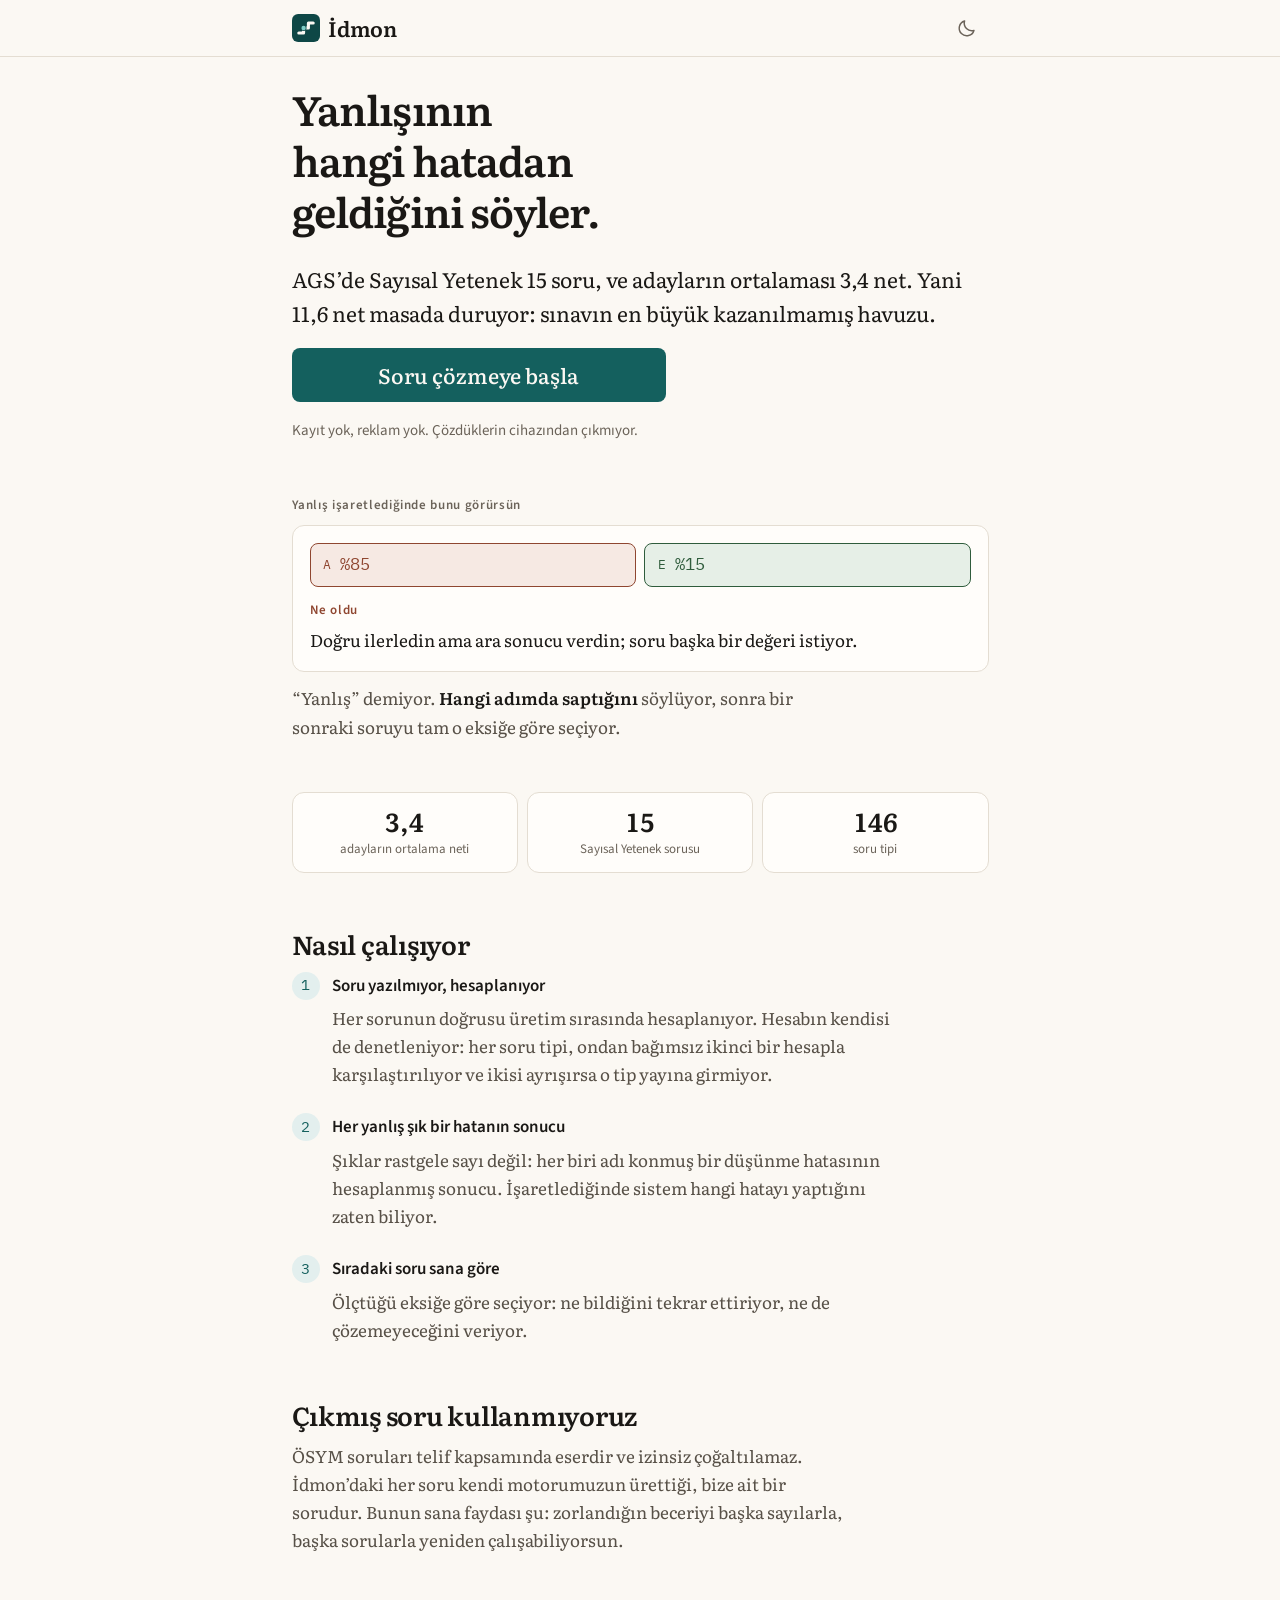
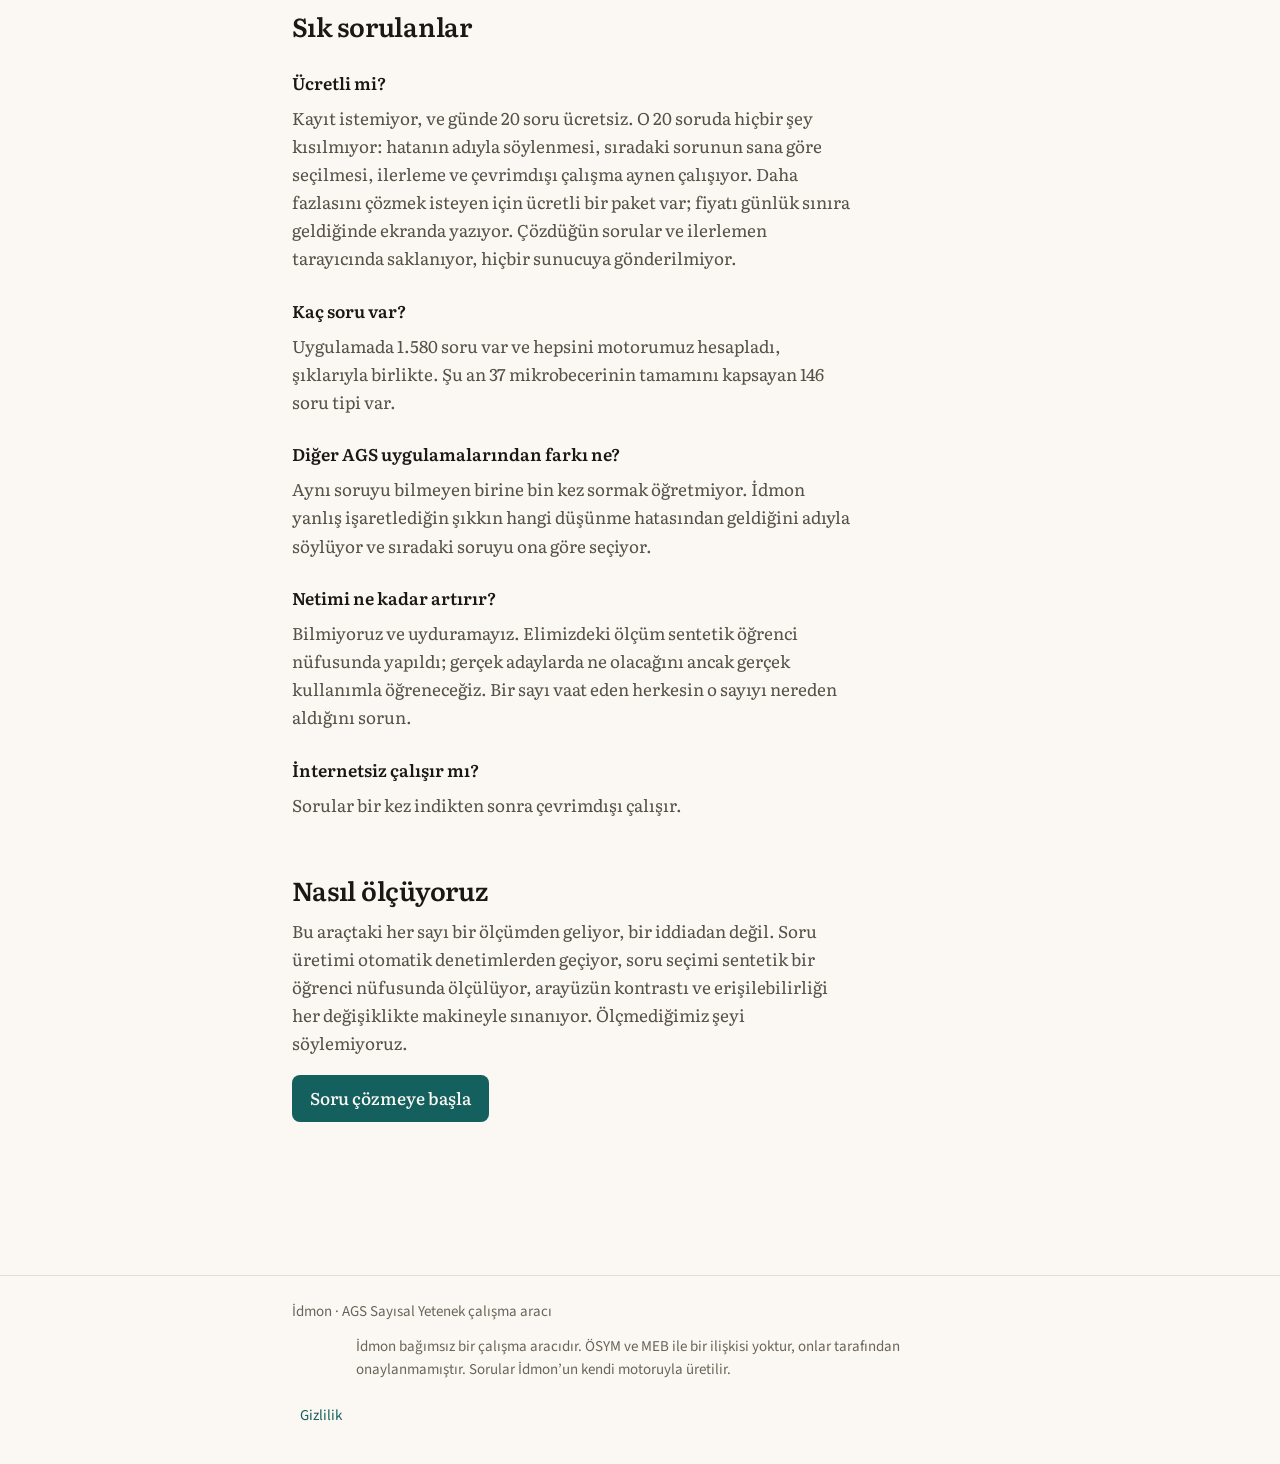
<file: index.html>
<!doctype html>
<html lang="tr">
  <head>
    <meta charset="utf-8" />
    <meta http-equiv="Content-Security-Policy" content="default-src 'self'; script-src 'self' 'sha256-lltCw0tAPISMXI+h0GobRFL6YWIF3tVcAkqDN5ptVvs=' 'wasm-unsafe-eval'; style-src 'self'; img-src 'self' data: blob:; font-src 'self' data:; connect-src 'self'; worker-src 'self'; manifest-src 'self'; object-src 'none'; base-uri 'self'; form-action 'self'" />
    <!-- TEMA ÖNYÜKLEME: ÜRETİLMİŞ — elle düzenlemeyin -->
    <script>(function(){try{var t=localStorage.getItem("idmon.tema");if(t!=="dark"&&t!=="light")return;document.documentElement.setAttribute("data-theme",t);var s=document.querySelector('meta[name="theme-color"][media*="'+t+'"]');if(!s)return;var m=document.createElement("meta");m.setAttribute("name","theme-color");m.setAttribute("content",s.getAttribute("content"));document.head.insertBefore(m,document.head.firstChild);}catch(e){}})();</script>
    <!-- TEMA ÖNYÜKLEME: SON -->
    <meta name="viewport" content="width=device-width, initial-scale=1, viewport-fit=cover" />
    <link rel="manifest" href="./site.webmanifest" />
    <link rel="icon" href="./idmon-ikon.svg" type="image/svg+xml" />
    <link rel="apple-touch-icon" href="./apple-touch-icon.png" />
    <meta name="theme-color" content="#FBF8F3" media="(prefers-color-scheme: light)" />
    <meta name="theme-color" content="#1B1A17" media="(prefers-color-scheme: dark)" />
    <title>İdmon · AGS Sayısal Yetenek çalışma aracı</title>
    <meta name="description" content="AGS Sayısal Yetenek için adaptif çalışma aracı. Yanlış işaretlediğinde hangi hatayı yaptığını söyler ve bir sonraki soruyu ona göre seçer. Sorular hesaplanarak üretilir." />
    <link rel="canonical" href="https://tahir94510.github.io/idmon-web/" />
    <meta property="og:url" content="https://tahir94510.github.io/idmon-web/" />
    <meta property="og:title" content="İdmon · AGS Sayısal Yetenek çalışma aracı" />
    <meta property="og:description" content="Yanlış işaretlediğinde hangi hatayı yaptığını söyler ve bir sonraki soruyu ona göre seçer." />
    <meta property="og:locale" content="tr_TR" />
    <meta property="og:type" content="website" />
    <meta property="og:image" content="https://tahir94510.github.io/idmon-web/paylasim-karti.png" />
    <meta property="og:image:width" content="1200" />
    <meta property="og:image:height" content="630" />
    <meta property="og:image:alt" content="İdmon · yanlışının hangi hatadan geldiğini söyler" />
    <meta property="og:site_name" content="İdmon" />
    <meta name="twitter:card" content="summary_large_image" />
    <script type="module" crossorigin src="./assets/modulepreload-polyfill-B5Qt9EMX.js"></script>
    <script type="module" crossorigin src="./assets/dom-BMUgfUWI.js"></script>
    <script type="module" crossorigin src="./assets/sw-register-B16Y98VL.js"></script>
    <script type="module" crossorigin src="./assets/landing-DyeJVDBs.js"></script>
    <link rel="stylesheet" crossorigin href="./assets/main-BLtq47l5.css">
  </head>
  <body>
    <a class="atla" href="#icerik">İçeriğe atla</a>
    <!-- KABUK ÜST: ÜRETİLMİŞ — elle düzenlemeyin -->
    <header class="ust">
      <div class="ust-ic">
        <p class="marka"><img class="marka-ikon" src="./idmon-ikon.svg" width="28" height="28" alt="" /><span class="marka-ad">İdmon</span></p>
        <button id="theme-button" type="button" class="tema-dugme" aria-pressed="false">
          <span class="visually-hidden tema-koyuya">Karanlık tema</span>
          <span class="visually-hidden tema-aciga">Aydınlık tema</span>
          <svg class="tema-ikon" width="21" height="21" viewBox="0 0 24 24" fill="none" stroke="currentColor" stroke-width="1.7" stroke-linecap="round" stroke-linejoin="round" aria-hidden="true"><path d="M20.5 14.2A8.6 8.6 0 0 1 9.8 3.5a8.6 8.6 0 1 0 10.7 10.7Z"/></svg>
        </button>
      </div>
    </header>
    <!-- KABUK ÜST: SON -->

    <main id="icerik" class="giris">
      <h1>Yanlışının hangi hatadan geldiğini söyler.</h1>

      <p class="ozet">
        AGS&rsquo;de Sayısal Yetenek 15 soru, ve adayların ortalaması 3,4 net.
        Yani 11,6 net masada duruyor: sınavın en büyük kazanılmamış havuzu.
      </p>

      <p><a class="button button-primary button-genis" href="./uygulama/">Soru çözmeye başla</a></p>
      <p class="alt-not">Kayıt yok, reklam yok. Çözdüklerin cihazından çıkmıyor.</p>

      <section class="kanit" aria-label="Teşhis örneği">
        <p class="kanit-baslik">Yanlış işaretlediğinde bunu görürsün</p>
        <div class="kanit-kart">
          <div class="kanit-siklar">
            <span class="kanit-sik" data-state="chosen-wrong">
              <span class="kanit-harf" aria-hidden="true">A</span>%85
            </span>
            <span class="kanit-sik" data-state="correct">
              <span class="kanit-harf" aria-hidden="true">E</span>%15
            </span>
          </div>
          <p class="kanit-etiket">Ne oldu</p>
          <p class="kanit-mesaj">
            Doğru ilerledin ama ara sonucu verdin; soru başka bir değeri istiyor.
          </p>
        </div>
        <p class="kanit-not">
          &ldquo;Yanlış&rdquo; demiyor. <strong>Hangi adımda saptığını</strong>
          söylüyor, sonra bir sonraki soruyu tam o eksiğe göre seçiyor.
        </p>
      </section>

      <ul class="sayilar">
        <li>
          <span class="sayilar-deger">3,4</span>
          <span class="sayilar-etiket">adayların ortalama neti</span>
        </li>
        <li>
          <span class="sayilar-deger">15</span>
          <span class="sayilar-etiket">Sayısal Yetenek sorusu</span>
        </li>
        <li>
          <span class="sayilar-deger" data-claim="sablon">146</span>
          <span class="sayilar-etiket">soru tipi</span>
        </li>
      </ul>

      <h2>Nasıl çalışıyor</h2>
      <ol class="adimlar">
        <li>
          <p class="adim-baslik">Soru yazılmıyor, hesaplanıyor</p>
          <p class="adim-metin">
            Her sorunun doğrusu üretim sırasında hesaplanıyor. Hesabın
            kendisi de denetleniyor: her soru tipi, ondan bağımsız ikinci bir
            hesapla karşılaştırılıyor ve ikisi ayrışırsa o tip yayına girmiyor.
          </p>
        </li>
        <li>
          <p class="adim-baslik">Her yanlış şık bir hatanın sonucu</p>
          <p class="adim-metin">
            Şıklar rastgele sayı değil: her biri adı konmuş bir düşünme
            hatasının hesaplanmış sonucu. İşaretlediğinde sistem hangi hatayı
            yaptığını zaten biliyor.
          </p>
        </li>
        <li>
          <p class="adim-baslik">Sıradaki soru sana göre</p>
          <p class="adim-metin">
            Ölçtüğü eksiğe göre seçiyor: ne bildiğini tekrar ettiriyor, ne de
            çözemeyeceğini veriyor.
          </p>
        </li>
      </ol>

      <h2>Çıkmış soru kullanmıyoruz</h2>
      <p>
        ÖSYM soruları telif kapsamında eserdir ve izinsiz çoğaltılamaz.
        İdmon&rsquo;daki her soru kendi motorumuzun ürettiği, bize ait bir
        sorudur. Bunun sana faydası şu: zorlandığın beceriyi başka sayılarla,
        başka sorularla yeniden çalışabiliyorsun.
      </p>

      <h2>Sık sorulanlar</h2>
      <dl class="sss">
        <dt>Ücretli mi?</dt>
        <dd>Kayıt istemiyor, ve günde 20 soru ücretsiz. O 20 soruda hiçbir şey
          kısılmıyor: hatanın adıyla söylenmesi, sıradaki sorunun sana göre
          seçilmesi, ilerleme ve çevrimdışı çalışma aynen çalışıyor. Daha
          fazlasını çözmek isteyen için ücretli bir paket var; fiyatı günlük
          sınıra geldiğinde ekranda yazıyor. Çözdüğün sorular ve ilerlemen
          tarayıcında saklanıyor, hiçbir sunucuya gönderilmiyor.</dd>

        <dt>Kaç soru var?</dt>
        <dd>Uygulamada 1.580 soru var ve hepsini motorumuz hesapladı, şıklarıyla
          birlikte. Şu an 37 mikrobecerinin tamamını kapsayan 146 soru tipi var.</dd>

        <dt>Diğer AGS uygulamalarından farkı ne?</dt>
        <dd>Aynı soruyu bilmeyen birine bin kez sormak öğretmiyor. İdmon
          yanlış işaretlediğin şıkkın hangi düşünme hatasından geldiğini
          adıyla söylüyor ve sıradaki soruyu ona göre seçiyor.</dd>

        <dt>Netimi ne kadar artırır?</dt>
        <dd>Bilmiyoruz ve uyduramayız. Elimizdeki ölçüm sentetik öğrenci
          nüfusunda yapıldı; gerçek adaylarda ne olacağını ancak gerçek
          kullanımla öğreneceğiz. Bir sayı vaat eden herkesin o sayıyı nereden
          aldığını sorun.</dd>

        <dt>İnternetsiz çalışır mı?</dt>
        <dd>Sorular bir kez indikten sonra çevrimdışı çalışır.</dd>
      </dl>

      <h2>Nasıl ölçüyoruz</h2>
      <p>
        Bu araçtaki her sayı bir ölçümden geliyor, bir iddiadan değil. Soru
        üretimi otomatik denetimlerden geçiyor, soru seçimi sentetik bir öğrenci
        nüfusunda ölçülüyor, arayüzün kontrastı ve erişilebilirliği her
        değişiklikte makineyle sınanıyor. Ölçmediğimiz şeyi söylemiyoruz.
      </p>

      <p><a class="button button-primary" href="./uygulama/">Soru çözmeye başla</a></p>
    </main>

    <footer class="alt">
      <p>İdmon · AGS Sayısal Yetenek çalışma aracı</p>
      <p class="alt-bagimsizlik">
        İdmon bağımsız bir çalışma aracıdır. ÖSYM ve MEB ile bir ilişkisi yoktur,
        onlar tarafından onaylanmamıştır. Sorular İdmon&rsquo;un kendi motoruyla
        üretilir.
      </p>
      <p class="alt-baglantilar"><a href="./gizlilik.html">Gizlilik</a></p>
    </footer>

    <script type="application/ld+json">
    {
      "@context": "https://schema.org",
      "@graph": [
        {
          "@type": "SoftwareApplication",
          "name": "İdmon",
          "url": "https://tahir94510.github.io/idmon-web/",
          "applicationCategory": "EducationalApplication",
          "operatingSystem": "Web",
          "inLanguage": "tr",
          "description": "AGS Sayısal Yetenek için adaptif çalışma aracı. Yanlış cevabın hangi düşünme hatasından geldiğini söyler ve sıradaki soruyu ona göre seçer.",
          "offers": { "@type": "Offer", "price": "0", "priceCurrency": "TRY" }
        },
        {
          "@type": "FAQPage",
          "mainEntity": [
            {
              "@type": "Question",
              "name": "İdmon ücretli mi?",
              "acceptedAnswer": { "@type": "Answer", "text": "Kayıt istemiyor, ve günde 20 soru ücretsiz. O 20 soruda hiçbir şey kısılmıyor: hatanın adıyla söylenmesi, sıradaki sorunun kişiye göre seçilmesi, ilerleme ve çevrimdışı çalışma aynen çalışıyor. Daha fazlasını çözmek isteyen için ücretli bir paket var. Çözülen sorular ve ilerleme tarayıcıda saklanıyor, sunucuya gönderilmiyor." }
            },
            {
              "@type": "Question",
              "name": "Kaç soru var?",
              "acceptedAnswer": { "@type": "Answer", "text": "Uygulamada 1.580 soru var ve hepsini motorumuz hesapladı, şıklarıyla birlikte. Şu an 37 mikrobecerinin tamamını kapsayan 146 soru tipi var." }
            },
            {
              "@type": "Question",
              "name": "Diğer AGS uygulamalarından farkı ne?",
              "acceptedAnswer": { "@type": "Answer", "text": "Aynı soruyu bilmeyen birine bin kez sormak öğretmiyor. İdmon yanlış işaretlenen şıkkın hangi düşünme hatasından geldiğini adıyla söylüyor ve sıradaki soruyu ona göre seçiyor." }
            },
            {
              "@type": "Question",
              "name": "Netimi ne kadar artırır?",
              "acceptedAnswer": { "@type": "Answer", "text": "Bilinmiyor. Mevcut ölçümler sentetik bir öğrenci nüfusunda yapıldı; gerçek adaylardaki etki ancak gerçek kullanımla ölçülebilir." }
            },
            {
              "@type": "Question",
              "name": "İnternetsiz çalışır mı?",
              "acceptedAnswer": { "@type": "Answer", "text": "Sorular bir kez indikten sonra çevrimdışı çalışır." }
            }
          ]
        }
      ]
    }
    </script>
  </body>
</html>
</file>
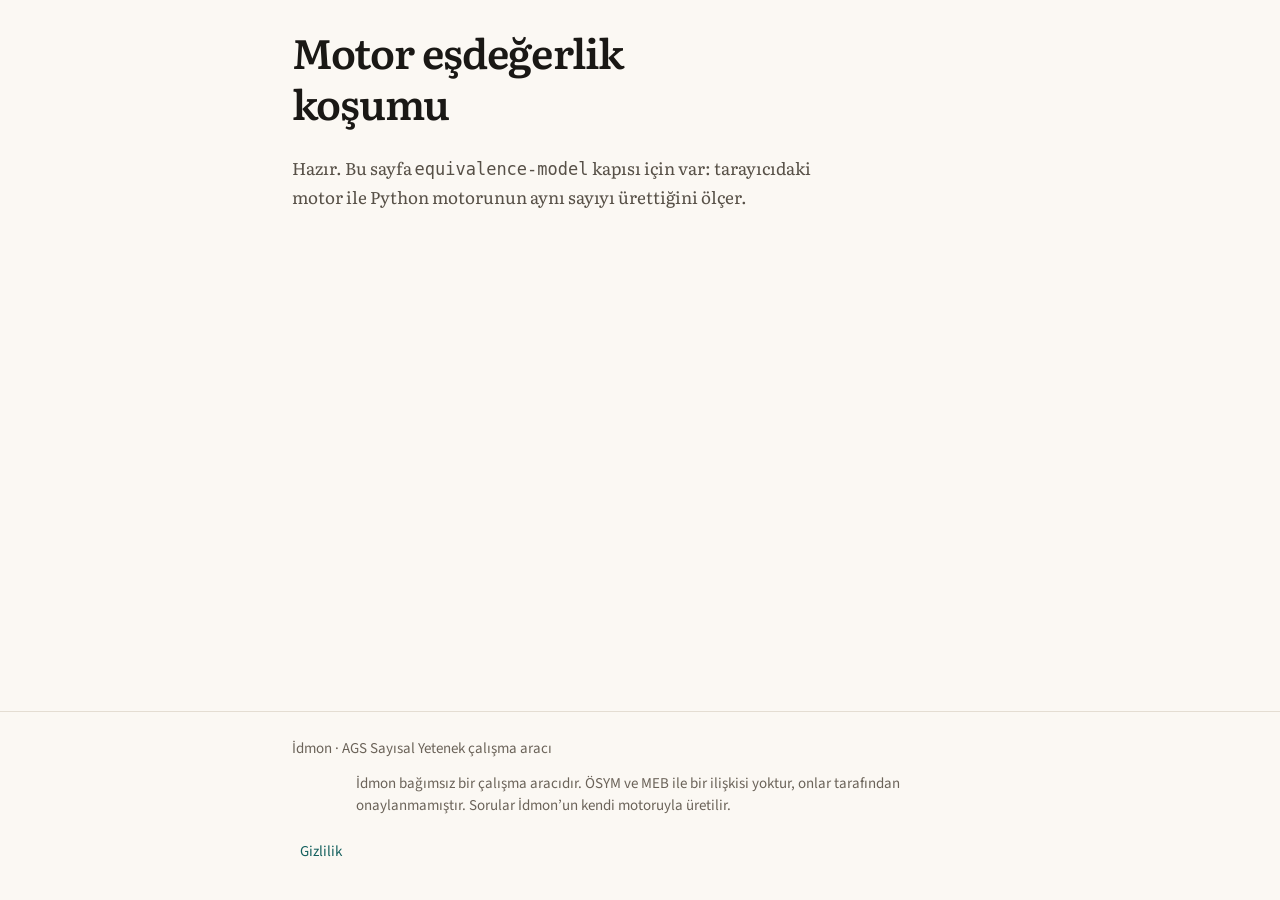
<file: esdegerlik.html>
<!doctype html>
<html lang="tr">
  <head>
    <meta charset="utf-8" />
    <meta http-equiv="Content-Security-Policy" content="default-src 'self'; script-src 'self' 'sha256-lltCw0tAPISMXI+h0GobRFL6YWIF3tVcAkqDN5ptVvs=' 'wasm-unsafe-eval'; style-src 'self'; img-src 'self' data: blob:; font-src 'self' data:; connect-src 'self'; worker-src 'self'; manifest-src 'self'; object-src 'none'; base-uri 'self'; form-action 'self'" />
    <meta name="viewport" content="width=device-width, initial-scale=1, viewport-fit=cover" />
    <meta name="robots" content="noindex" />
    <title>Motor eşdeğerlik koşumu</title>
    <script type="module" crossorigin src="./assets/equivalence-DYpJAS6H.js"></script>
    <link rel="modulepreload" crossorigin href="./assets/modulepreload-polyfill-B5Qt9EMX.js">
    <link rel="stylesheet" crossorigin href="./assets/main-BLtq47l5.css">
  </head>
  <body>
    <main id="icerik" class="giris">
      <h1>Motor eşdeğerlik koşumu</h1>
      <p id="durum">
        Hazır. Bu sayfa <code>equivalence-model</code> kapısı için var:
        tarayıcıdaki motor ile Python motorunun aynı sayıyı ürettiğini ölçer.
      </p>
    </main>
    <footer class="alt">
      <p>İdmon · AGS Sayısal Yetenek çalışma aracı</p>
      <p class="alt-bagimsizlik">
        İdmon bağımsız bir çalışma aracıdır. ÖSYM ve MEB ile bir ilişkisi yoktur,
        onlar tarafından onaylanmamıştır. Sorular İdmon&rsquo;un kendi motoruyla
        üretilir.
      </p>
      <p class="alt-baglantilar"><a href="./gizlilik.html">Gizlilik</a></p>
    </footer>
  </body>
</html>
</file>
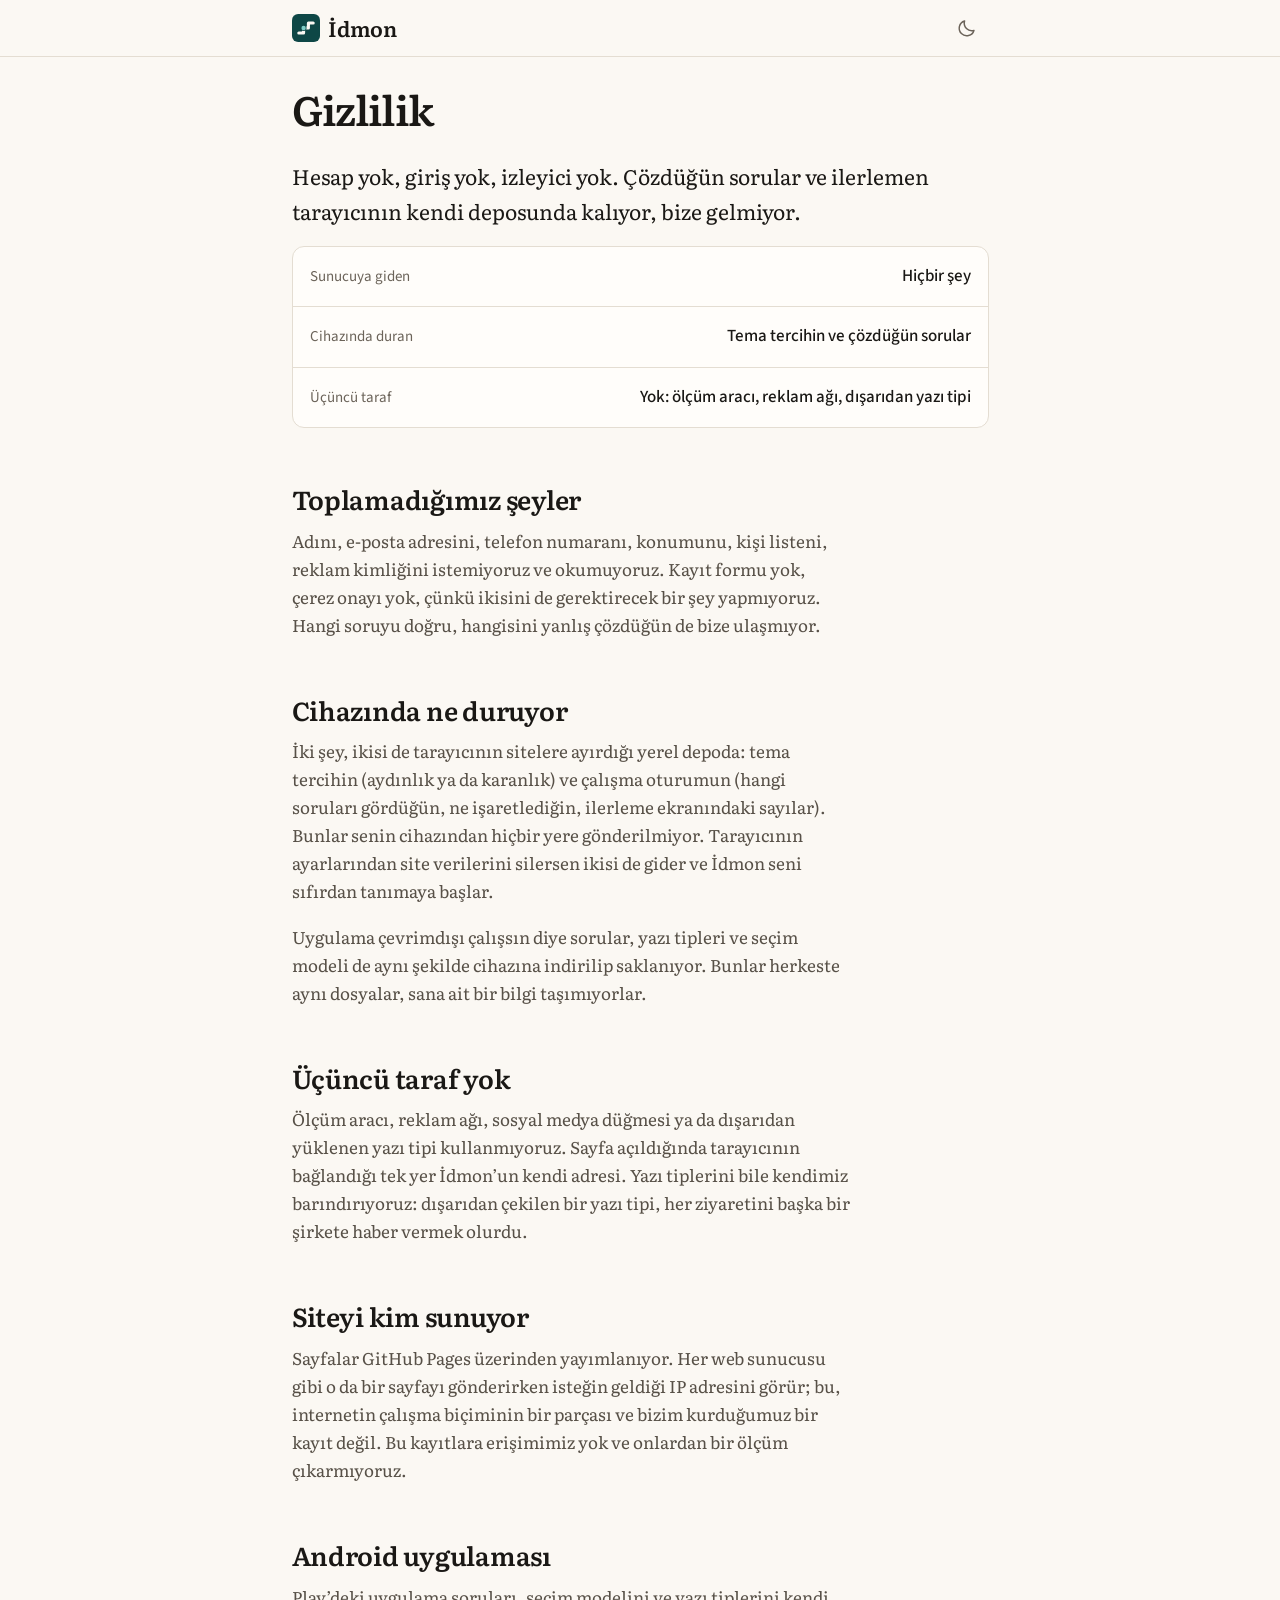
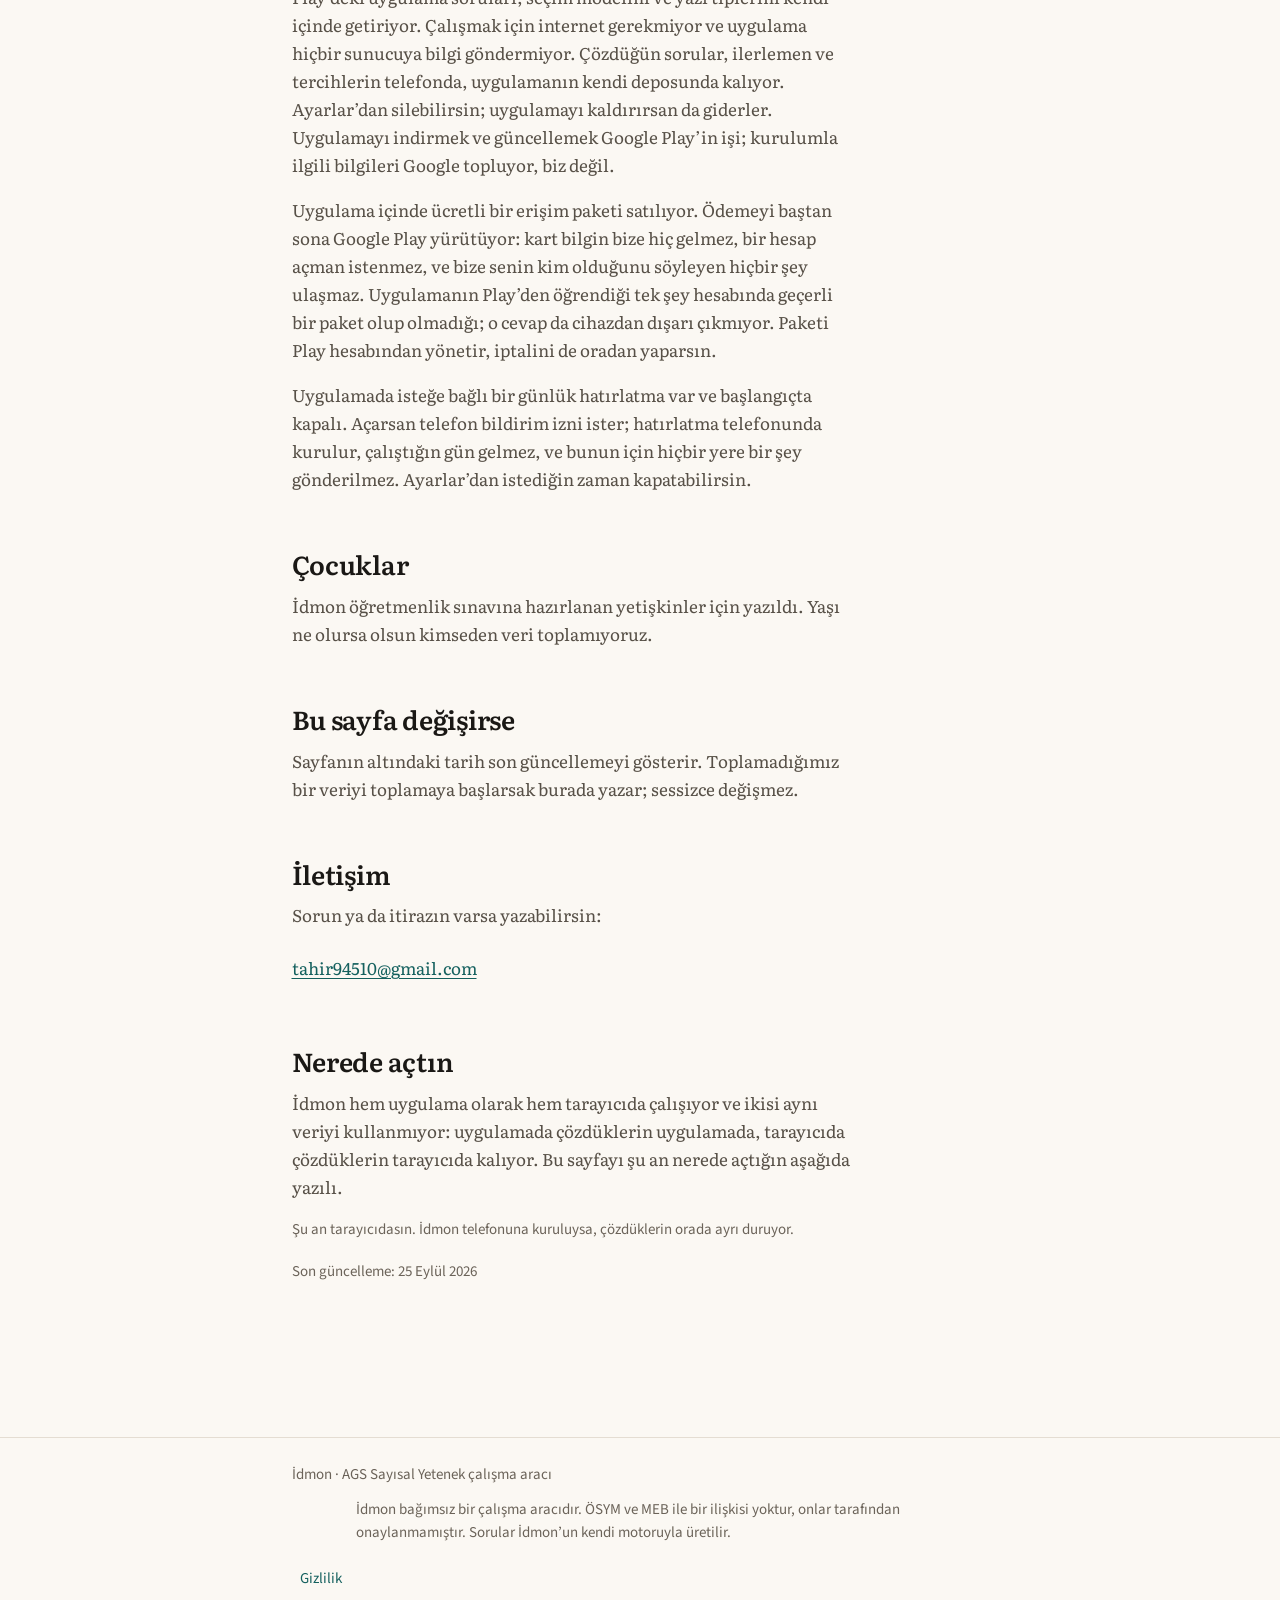
<file: gizlilik.html>
<!doctype html>
<html lang="tr">
  <head>
    <meta charset="utf-8" />
    <meta http-equiv="Content-Security-Policy" content="default-src 'self'; script-src 'self' 'sha256-lltCw0tAPISMXI+h0GobRFL6YWIF3tVcAkqDN5ptVvs=' 'wasm-unsafe-eval'; style-src 'self'; img-src 'self' data: blob:; font-src 'self' data:; connect-src 'self'; worker-src 'self'; manifest-src 'self'; object-src 'none'; base-uri 'self'; form-action 'self'" />
    <!-- TEMA ÖNYÜKLEME: ÜRETİLMİŞ — elle düzenlemeyin -->
    <script>(function(){try{var t=localStorage.getItem("idmon.tema");if(t!=="dark"&&t!=="light")return;document.documentElement.setAttribute("data-theme",t);var s=document.querySelector('meta[name="theme-color"][media*="'+t+'"]');if(!s)return;var m=document.createElement("meta");m.setAttribute("name","theme-color");m.setAttribute("content",s.getAttribute("content"));document.head.insertBefore(m,document.head.firstChild);}catch(e){}})();</script>
    <!-- TEMA ÖNYÜKLEME: SON -->
    <meta name="viewport" content="width=device-width, initial-scale=1, viewport-fit=cover" />
    <link rel="manifest" href="./site.webmanifest" />
    <link rel="icon" href="./idmon-ikon.svg" type="image/svg+xml" />
    <link rel="apple-touch-icon" href="./apple-touch-icon.png" />
    <meta name="theme-color" content="#FBF8F3" media="(prefers-color-scheme: light)" />
    <meta name="theme-color" content="#1B1A17" media="(prefers-color-scheme: dark)" />
    <title>Gizlilik · İdmon</title>
    <meta name="description" content="İdmon hesap istemiyor, çözdüklerini sunucuya göndermiyor ve üçüncü taraf izleyici kullanmıyor. Ne saklandığı ve nerede saklandığı burada yazılı." />
    <link rel="canonical" href="https://tahir94510.github.io/idmon-web/gizlilik.html" />
    <meta property="og:url" content="https://tahir94510.github.io/idmon-web/gizlilik.html" />
    <meta property="og:title" content="Gizlilik · İdmon" />
    <meta property="og:description" content="Hesap yok, izleyici yok. Çözdüklerin cihazından çıkmıyor." />
    <meta property="og:locale" content="tr_TR" />
    <meta property="og:type" content="website" />
    <meta property="og:image" content="https://tahir94510.github.io/idmon-web/paylasim-karti.png" />
    <meta property="og:image:width" content="1200" />
    <meta property="og:image:height" content="630" />
    <meta property="og:image:alt" content="İdmon · yanlışının hangi hatadan geldiğini söyler" />
    <meta property="og:site_name" content="İdmon" />
    <meta name="twitter:card" content="summary_large_image" />
    <script type="module" crossorigin src="./assets/modulepreload-polyfill-B5Qt9EMX.js"></script>
    <script type="module" crossorigin src="./assets/dom-BMUgfUWI.js"></script>
    <script type="module" crossorigin src="./assets/sw-register-B16Y98VL.js"></script>
    <script type="module" crossorigin src="./assets/landing-DyeJVDBs.js"></script>
    <link rel="stylesheet" crossorigin href="./assets/main-BLtq47l5.css">
  </head>
  <body>
    <a class="atla" href="#icerik">İçeriğe atla</a>
    <!-- KABUK ÜST: ÜRETİLMİŞ — elle düzenlemeyin -->
    <header class="ust">
      <div class="ust-ic">
        <a class="marka" href="./index.html"><img class="marka-ikon" src="./idmon-ikon.svg" width="28" height="28" alt="" /><span class="marka-ad">İdmon</span></a>
        <button id="theme-button" type="button" class="tema-dugme" aria-pressed="false">
          <span class="visually-hidden tema-koyuya">Karanlık tema</span>
          <span class="visually-hidden tema-aciga">Aydınlık tema</span>
          <svg class="tema-ikon" width="21" height="21" viewBox="0 0 24 24" fill="none" stroke="currentColor" stroke-width="1.7" stroke-linecap="round" stroke-linejoin="round" aria-hidden="true"><path d="M20.5 14.2A8.6 8.6 0 0 1 9.8 3.5a8.6 8.6 0 1 0 10.7 10.7Z"/></svg>
        </button>
      </div>
    </header>
    <!-- KABUK ÜST: SON -->

    <main id="icerik" class="giris">
      <h1>Gizlilik</h1>

      <p class="ozet">
        Hesap yok, giriş yok, izleyici yok. Çözdüğün sorular ve ilerlemen
        tarayıcının kendi deposunda kalıyor, bize gelmiyor.
      </p>

      <!-- Cevabı arayan kişi bunu on saniyede okuyup çıkabilmeli; altındaki
           düzyazı aynı şeyi ayrıntısıyla anlatıyor, ikisi çelişemez. -->
      <ul class="gizlilik-ozeti">
        <li>
          <span class="gizlilik-baslik">Sunucuya giden</span>
          <span class="gizlilik-deger">Hiçbir şey</span>
        </li>
        <li>
          <span class="gizlilik-baslik">Cihazında duran</span>
          <span class="gizlilik-deger">Tema tercihin ve çözdüğün sorular</span>
        </li>
        <li>
          <span class="gizlilik-baslik">Üçüncü taraf</span>
          <span class="gizlilik-deger">Yok: ölçüm aracı, reklam ağı, dışarıdan yazı tipi</span>
        </li>
      </ul>

      <h2>Toplamadığımız şeyler</h2>
      <p>
        Adını, e-posta adresini, telefon numaranı, konumunu, kişi listeni,
        reklam kimliğini istemiyoruz ve okumuyoruz. Kayıt formu yok, çerez
        onayı yok, çünkü ikisini de gerektirecek bir şey yapmıyoruz. Hangi
        soruyu doğru, hangisini yanlış çözdüğün de bize ulaşmıyor.
      </p>

      <h2>Cihazında ne duruyor</h2>
      <p>
        İki şey, ikisi de tarayıcının sitelere ayırdığı yerel depoda: tema
        tercihin (aydınlık ya da karanlık) ve çalışma oturumun (hangi soruları
        gördüğün, ne işaretlediğin, ilerleme ekranındaki sayılar). Bunlar
        senin cihazından hiçbir yere gönderilmiyor. Tarayıcının ayarlarından
        site verilerini silersen ikisi de gider ve İdmon seni sıfırdan
        tanımaya başlar.
      </p>
      <p>
        Uygulama çevrimdışı çalışsın diye sorular, yazı tipleri ve seçim modeli
        de aynı şekilde cihazına indirilip saklanıyor. Bunlar herkeste aynı
        dosyalar, sana ait bir bilgi taşımıyorlar.
      </p>

      <h2>Üçüncü taraf yok</h2>
      <p>
        Ölçüm aracı, reklam ağı, sosyal medya düğmesi ya da dışarıdan yüklenen
        yazı tipi kullanmıyoruz. Sayfa açıldığında tarayıcının bağlandığı tek
        yer İdmon&rsquo;un kendi adresi. Yazı tiplerini bile kendimiz
        barındırıyoruz: dışarıdan çekilen bir yazı tipi, her ziyaretini başka
        bir şirkete haber vermek olurdu.
      </p>

      <h2>Siteyi kim sunuyor</h2>
      <p>
        Sayfalar GitHub Pages üzerinden yayımlanıyor. Her web sunucusu gibi o
        da bir sayfayı gönderirken isteğin geldiği IP adresini görür; bu,
        internetin çalışma biçiminin bir parçası ve bizim kurduğumuz bir kayıt
        değil. Bu kayıtlara erişimimiz yok ve onlardan bir ölçüm çıkarmıyoruz.
      </p>

      <h2>Android uygulaması</h2>
      <p>
        Play&rsquo;deki uygulama soruları, seçim modelini ve yazı tiplerini
        kendi içinde getiriyor. Çalışmak için internet gerekmiyor ve
        uygulama hiçbir sunucuya bilgi göndermiyor. Çözdüğün sorular,
        ilerlemen ve tercihlerin telefonda, uygulamanın kendi deposunda
        kalıyor. Ayarlar&rsquo;dan silebilirsin; uygulamayı kaldırırsan da
        giderler. Uygulamayı indirmek ve güncellemek Google Play&rsquo;in
        işi; kurulumla ilgili bilgileri Google topluyor, biz değil.
      </p>
      <p>
        Uygulama içinde ücretli bir erişim paketi satılıyor. Ödemeyi baştan
        sona Google Play yürütüyor: kart bilgin bize hiç gelmez, bir hesap
        açman istenmez, ve bize senin kim olduğunu söyleyen hiçbir şey
        ulaşmaz. Uygulamanın Play&rsquo;den öğrendiği tek şey hesabında
        geçerli bir paket olup olmadığı; o cevap da cihazdan dışarı çıkmıyor.
        Paketi Play hesabından yönetir, iptalini de oradan yaparsın.
      </p>
      <p>
        Uygulamada isteğe bağlı bir günlük hatırlatma var ve başlangıçta
        kapalı. Açarsan telefon bildirim izni ister; hatırlatma telefonunda
        kurulur, çalıştığın gün gelmez, ve bunun için hiçbir yere bir şey
        gönderilmez. Ayarlar&rsquo;dan istediğin zaman kapatabilirsin.
      </p>

      <h2>Çocuklar</h2>
      <p>
        İdmon öğretmenlik sınavına hazırlanan yetişkinler için yazıldı.
        Yaşı ne olursa olsun kimseden veri toplamıyoruz.
      </p>

      <h2>Bu sayfa değişirse</h2>
      <p>
        Sayfanın altındaki tarih son güncellemeyi gösterir. Toplamadığımız bir
        veriyi toplamaya başlarsak burada yazar; sessizce değişmez.
      </p>

      <h2>İletişim</h2>
      <p>Sorun ya da itirazın varsa yazabilirsin:</p>
      <p class="iletisim">
        <a href="mailto:tahir94510@gmail.com">tahir94510@gmail.com</a>
      </p>

      <h2>Nerede açtın</h2>
      <p>
        İdmon hem uygulama olarak hem tarayıcıda çalışıyor ve ikisi aynı
        veriyi kullanmıyor: uygulamada çözdüklerin uygulamada, tarayıcıda
        çözdüklerin tarayıcıda kalıyor. Bu sayfayı şu an nerede açtığın
        aşağıda yazılı.
      </p>
      <p id="acilis-tani" class="alt-not"></p>

      <p class="alt-not">Son güncelleme: 25 Eylül 2026</p>
    </main>

    <footer class="alt">
      <p>İdmon · AGS Sayısal Yetenek çalışma aracı</p>
      <p class="alt-bagimsizlik">
        İdmon bağımsız bir çalışma aracıdır. ÖSYM ve MEB ile bir ilişkisi yoktur,
        onlar tarafından onaylanmamıştır. Sorular İdmon&rsquo;un kendi motoruyla
        üretilir.
      </p>
      <p class="alt-baglantilar"><a href="./gizlilik.html">Gizlilik</a></p>
    </footer>
  </body>
</html>
</file>
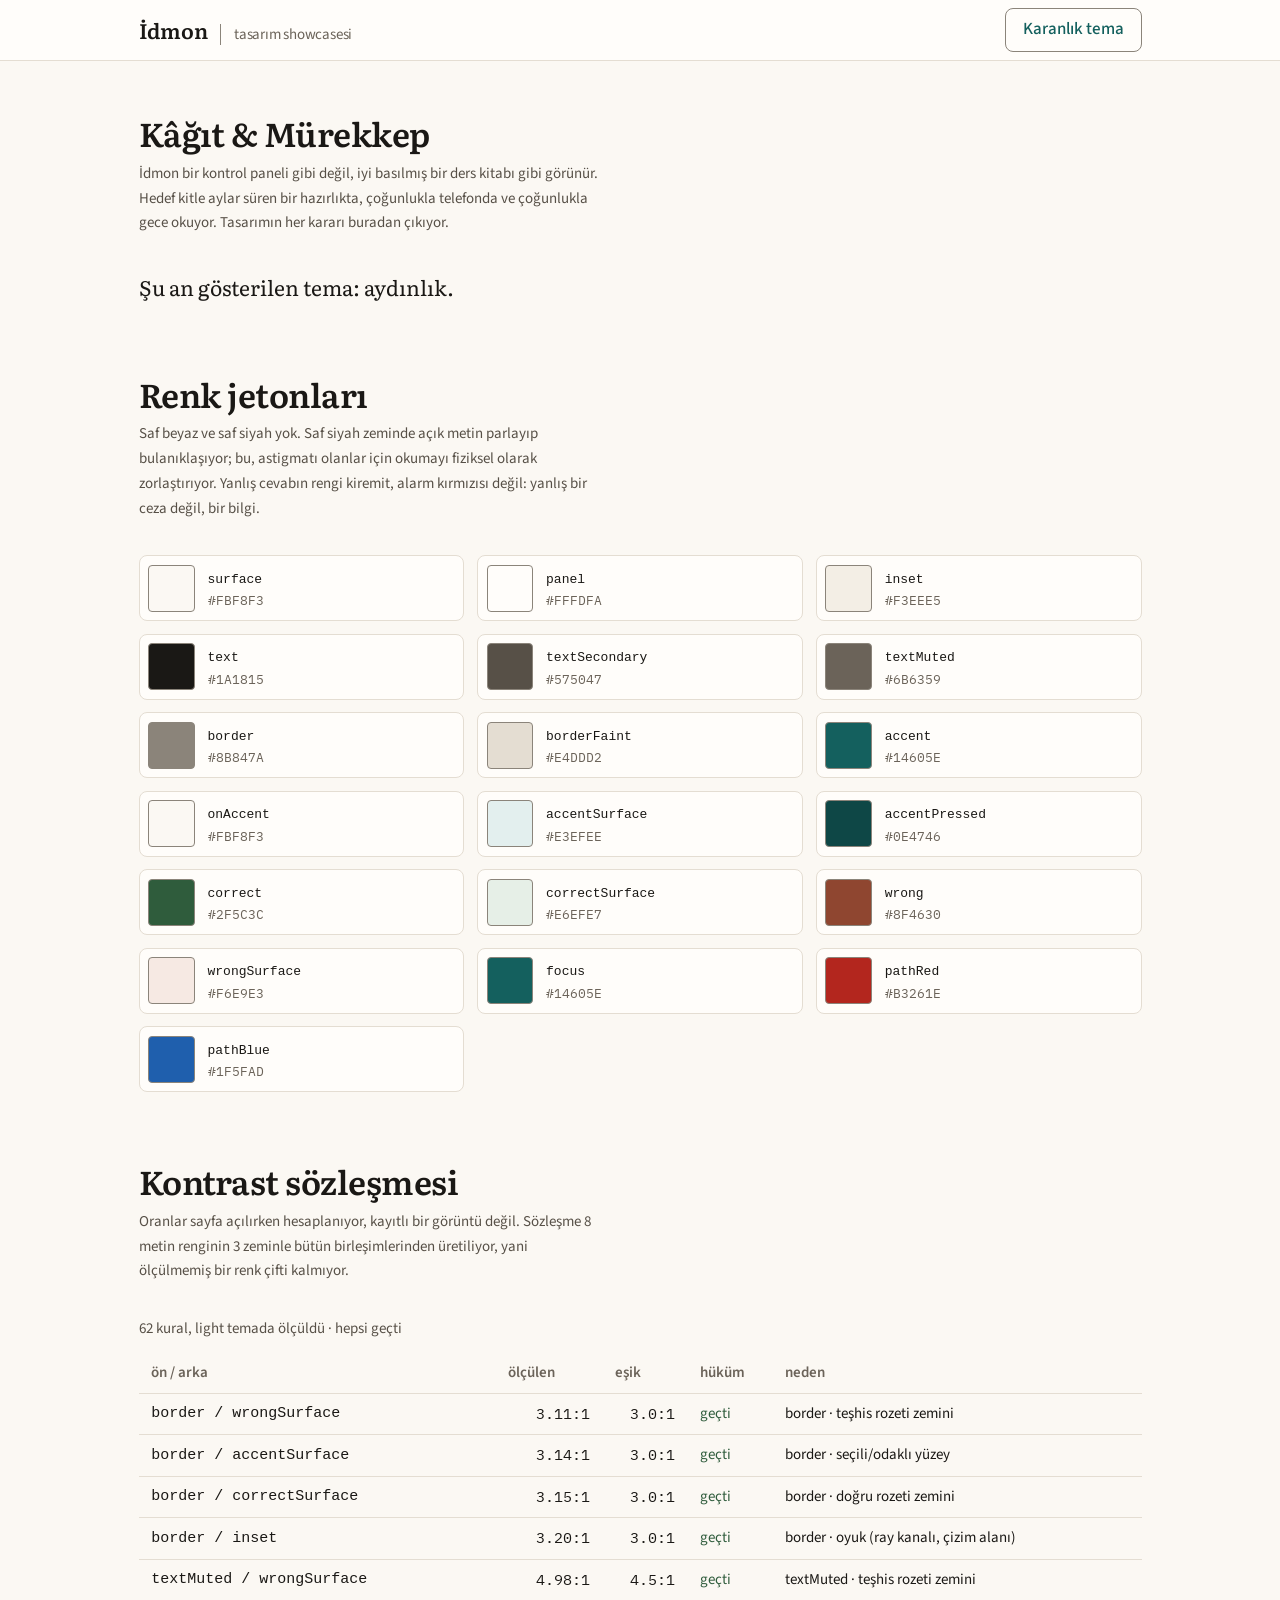
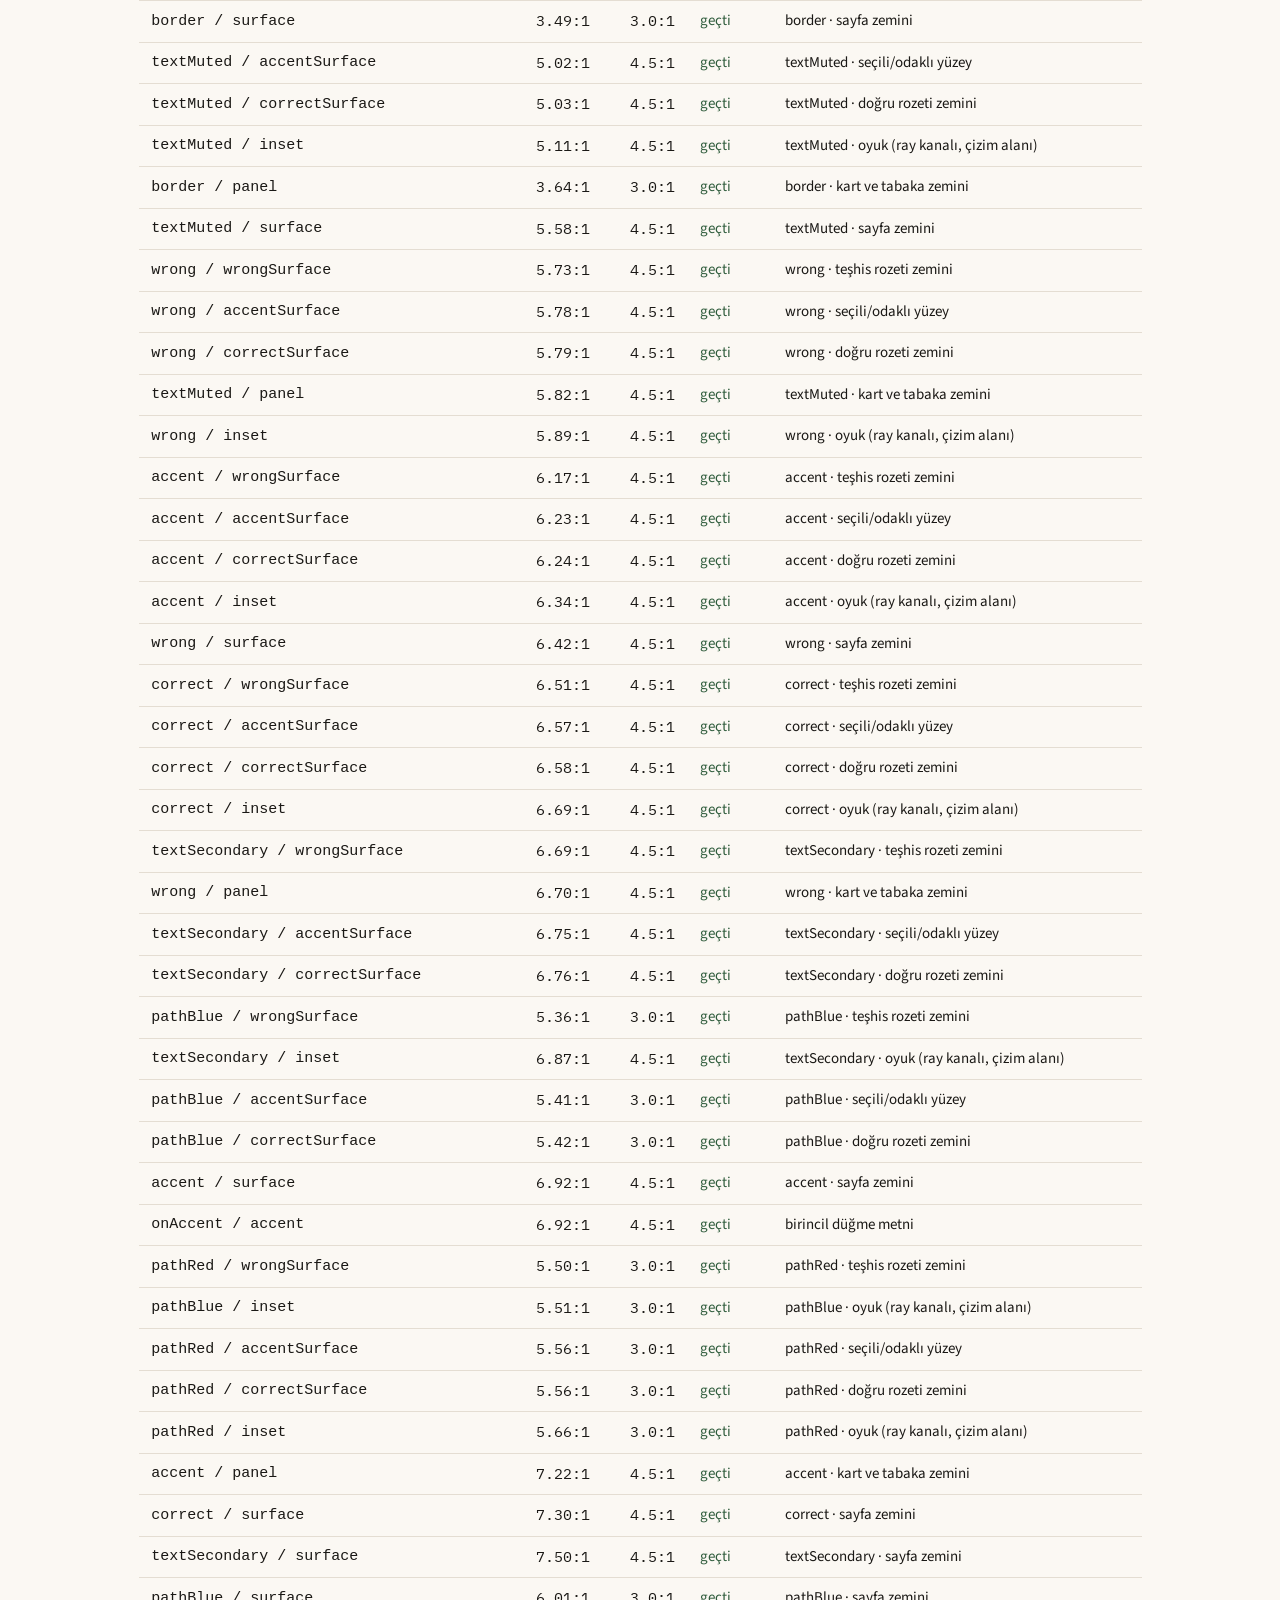
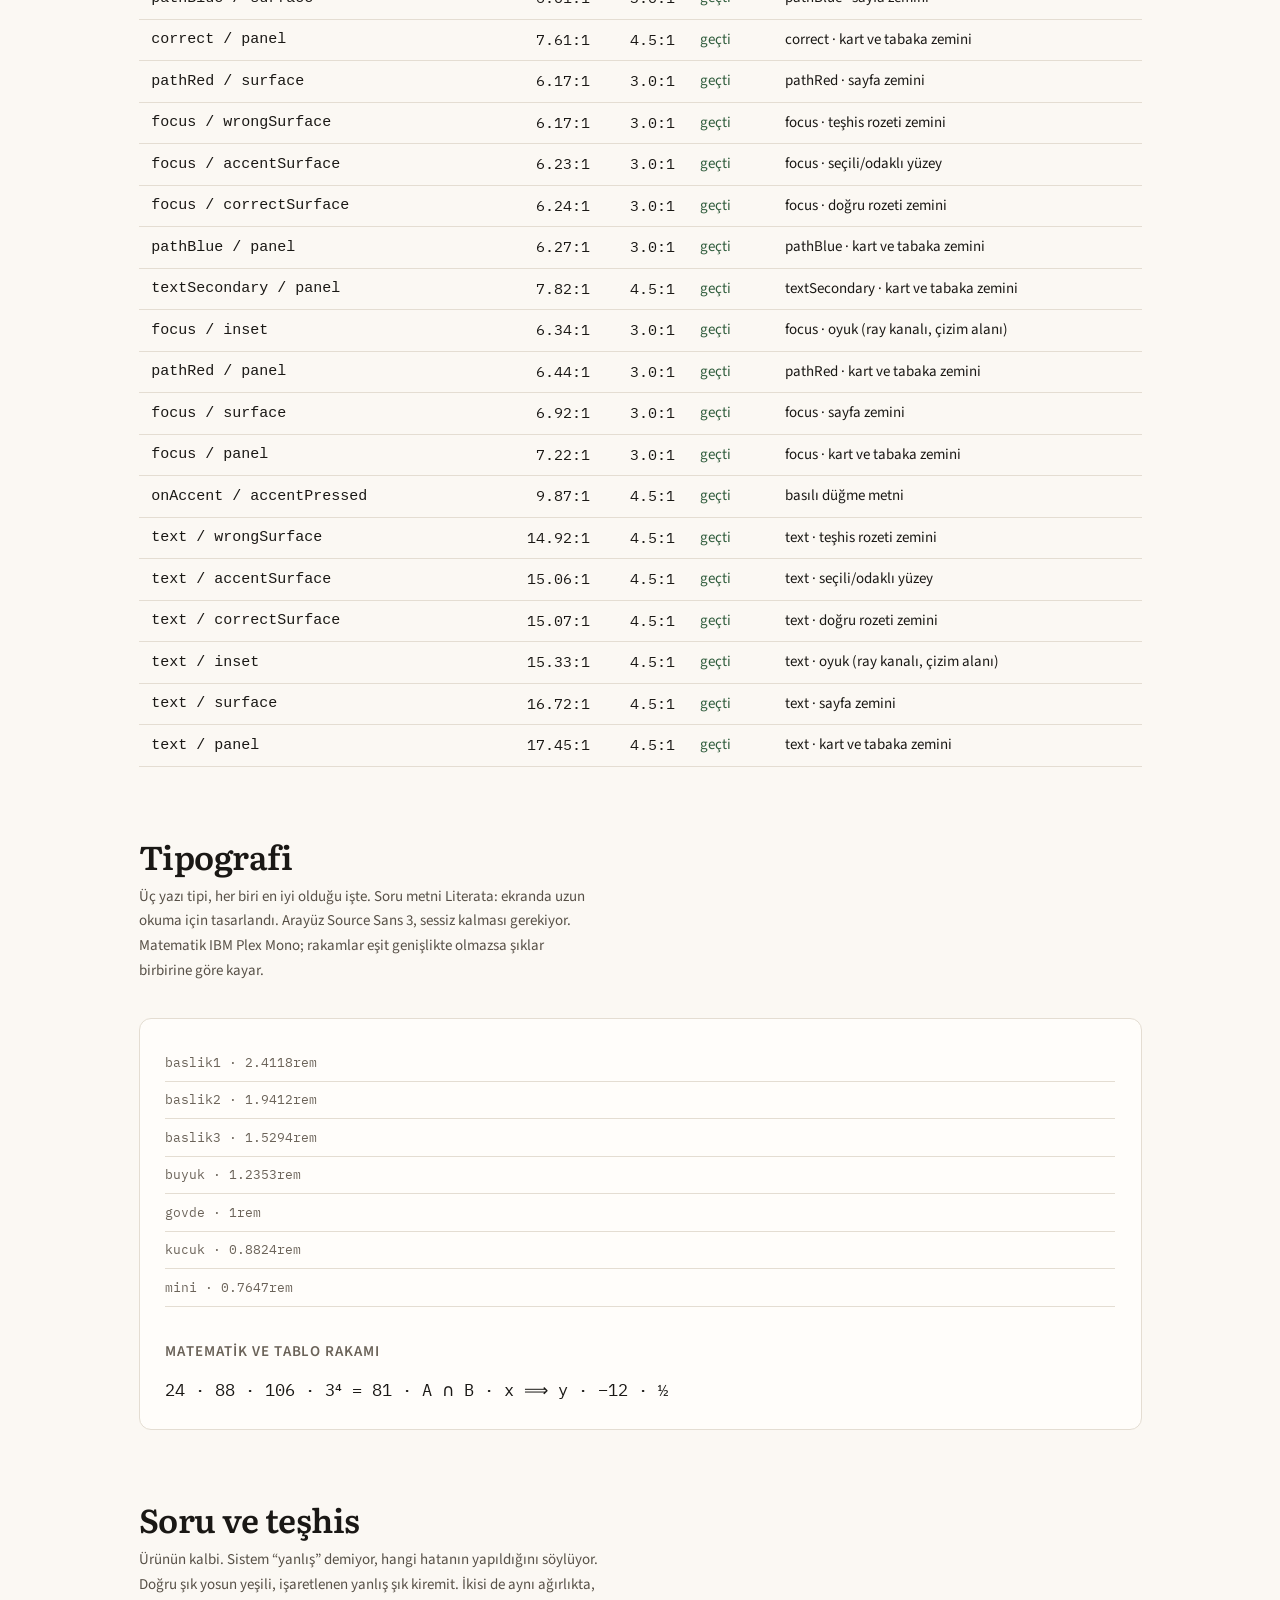
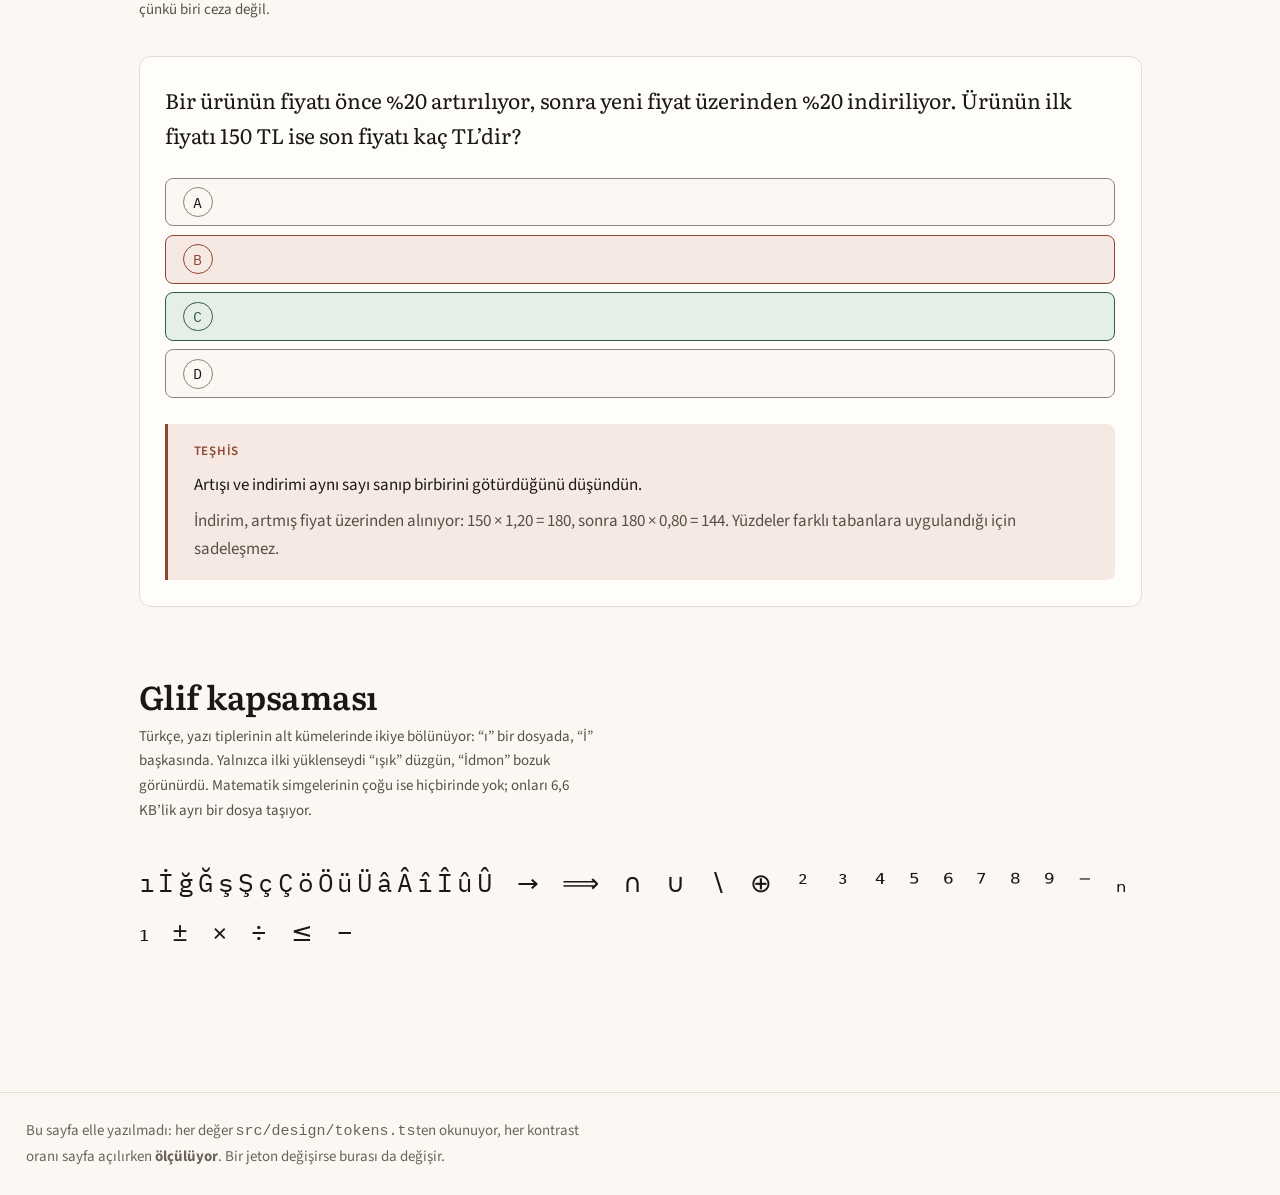
<file: numune.html>
<!doctype html>
<html lang="tr">
  <head>
    <meta charset="utf-8" />
    <meta http-equiv="Content-Security-Policy" content="default-src 'self'; script-src 'self' 'sha256-lltCw0tAPISMXI+h0GobRFL6YWIF3tVcAkqDN5ptVvs=' 'wasm-unsafe-eval'; style-src 'self'; img-src 'self' data: blob:; font-src 'self' data:; connect-src 'self'; worker-src 'self'; manifest-src 'self'; object-src 'none'; base-uri 'self'; form-action 'self'" />
    <!-- TEMA ÖNYÜKLEME: ÜRETİLMİŞ — elle düzenlemeyin -->
    <script>(function(){try{var t=localStorage.getItem("idmon.tema");if(t!=="dark"&&t!=="light")return;document.documentElement.setAttribute("data-theme",t);var s=document.querySelector('meta[name="theme-color"][media*="'+t+'"]');if(!s)return;var m=document.createElement("meta");m.setAttribute("name","theme-color");m.setAttribute("content",s.getAttribute("content"));document.head.insertBefore(m,document.head.firstChild);}catch(e){}})();</script>
    <!-- TEMA ÖNYÜKLEME: SON -->
    <meta name="viewport" content="width=device-width, initial-scale=1, viewport-fit=cover" />
    <meta name="robots" content="noindex" />
    <title>Tasarım showcasesi · İdmon</title>
    <script type="module" crossorigin src="./assets/showcase-D0mmceBL.js"></script>
    <link rel="modulepreload" crossorigin href="./assets/modulepreload-polyfill-B5Qt9EMX.js">
    <link rel="modulepreload" crossorigin href="./assets/tokens-f2mCN8wt.js">
    <link rel="modulepreload" crossorigin href="./assets/dom-BMUgfUWI.js">
    <link rel="stylesheet" crossorigin href="./assets/showcase-BLWpagxu.css">
  </head>
  <body>
    <a class="atla" href="#icerik">İçeriğe atla</a>
    <header class="ust">
      <div class="ust-ic">
        <h1 class="marka">İdmon<span class="marka-ek">tasarım showcasesi</span></h1>
        <button id="theme-button" type="button" class="button button-secondary" aria-pressed="false">
            <span class="tema-koyuya">Karanlık tema</span>
            <span class="tema-aciga">Aydınlık tema</span>
          </button>
      </div>
    </header>
    <main id="icerik"></main>
    <footer class="alt">
      <p>
        Bu sayfa elle yazılmadı: her değer <code>src/design/tokens.ts</code>ten
        okunuyor, her kontrast oranı sayfa açılırken <strong>ölçülüyor</strong>.
        Bir jeton değişirse burası da değişir.
      </p>
    </footer>
  </body>
</html>
</file>
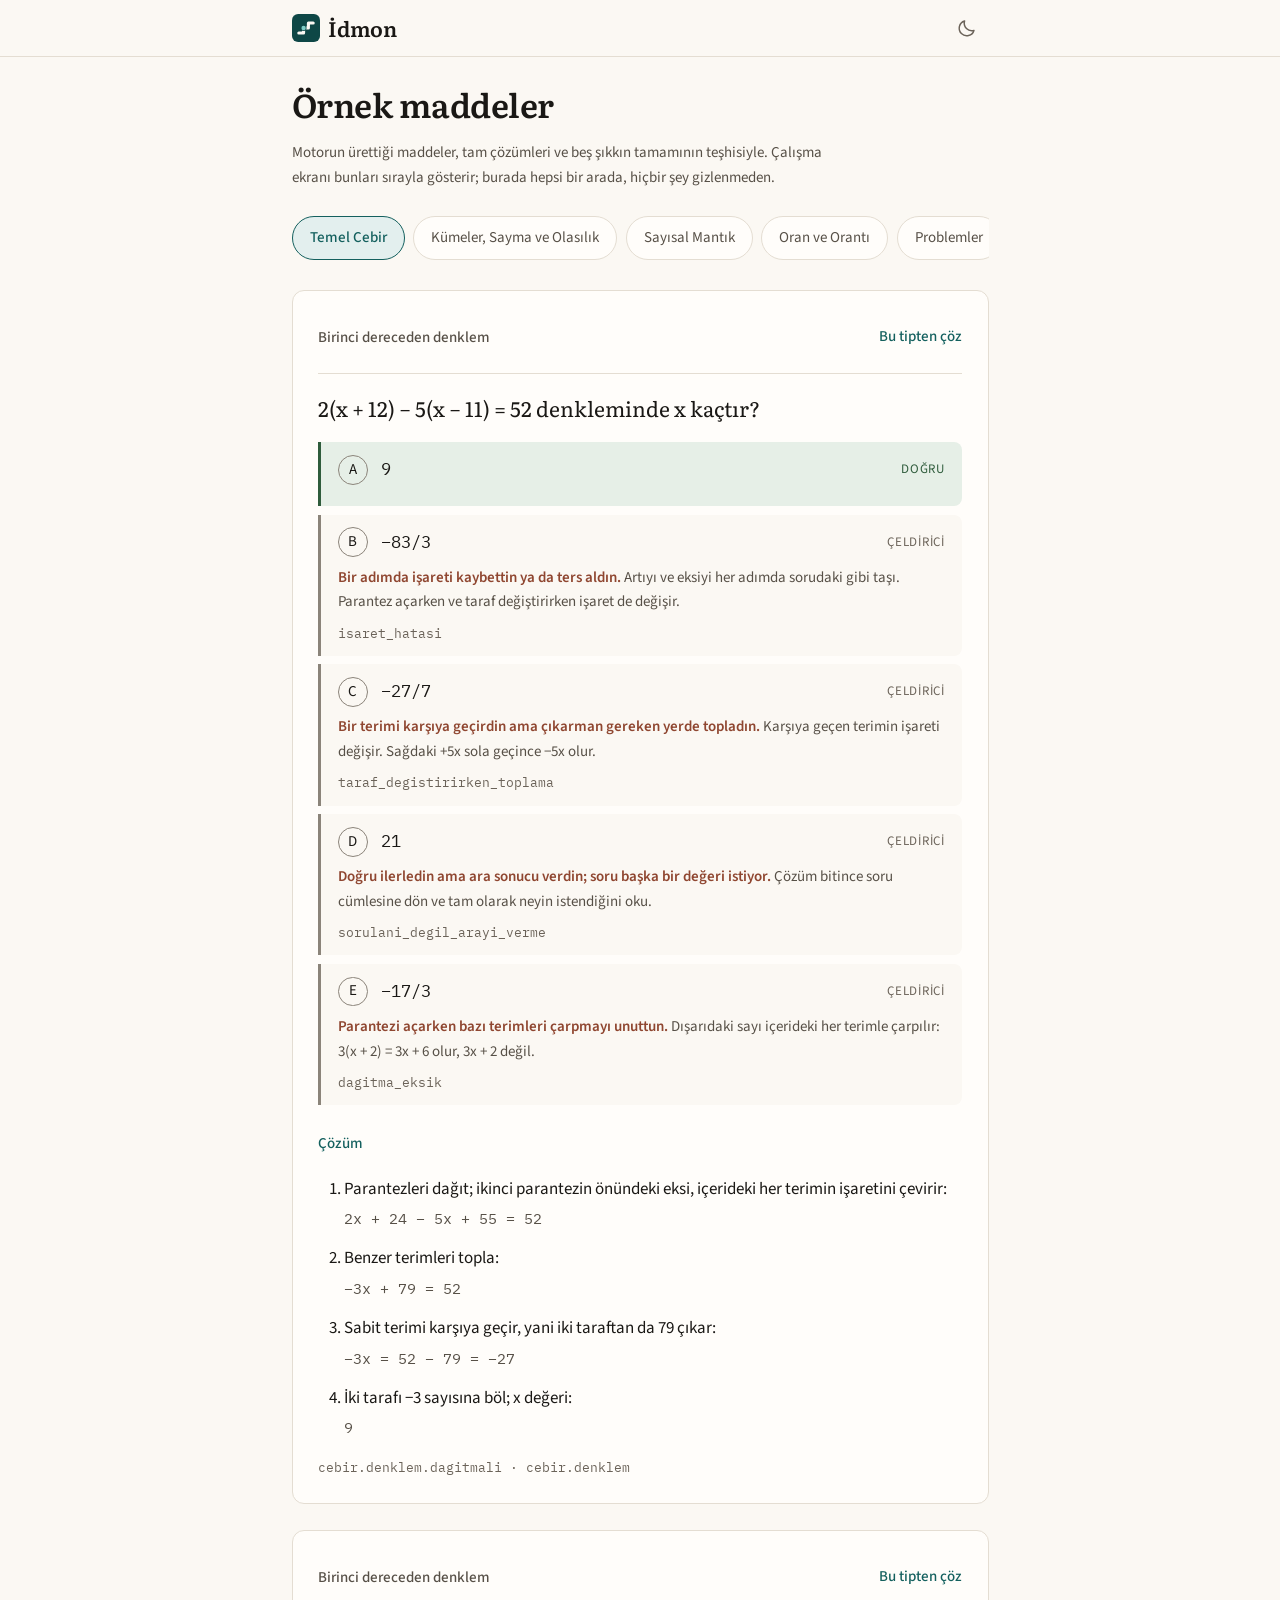
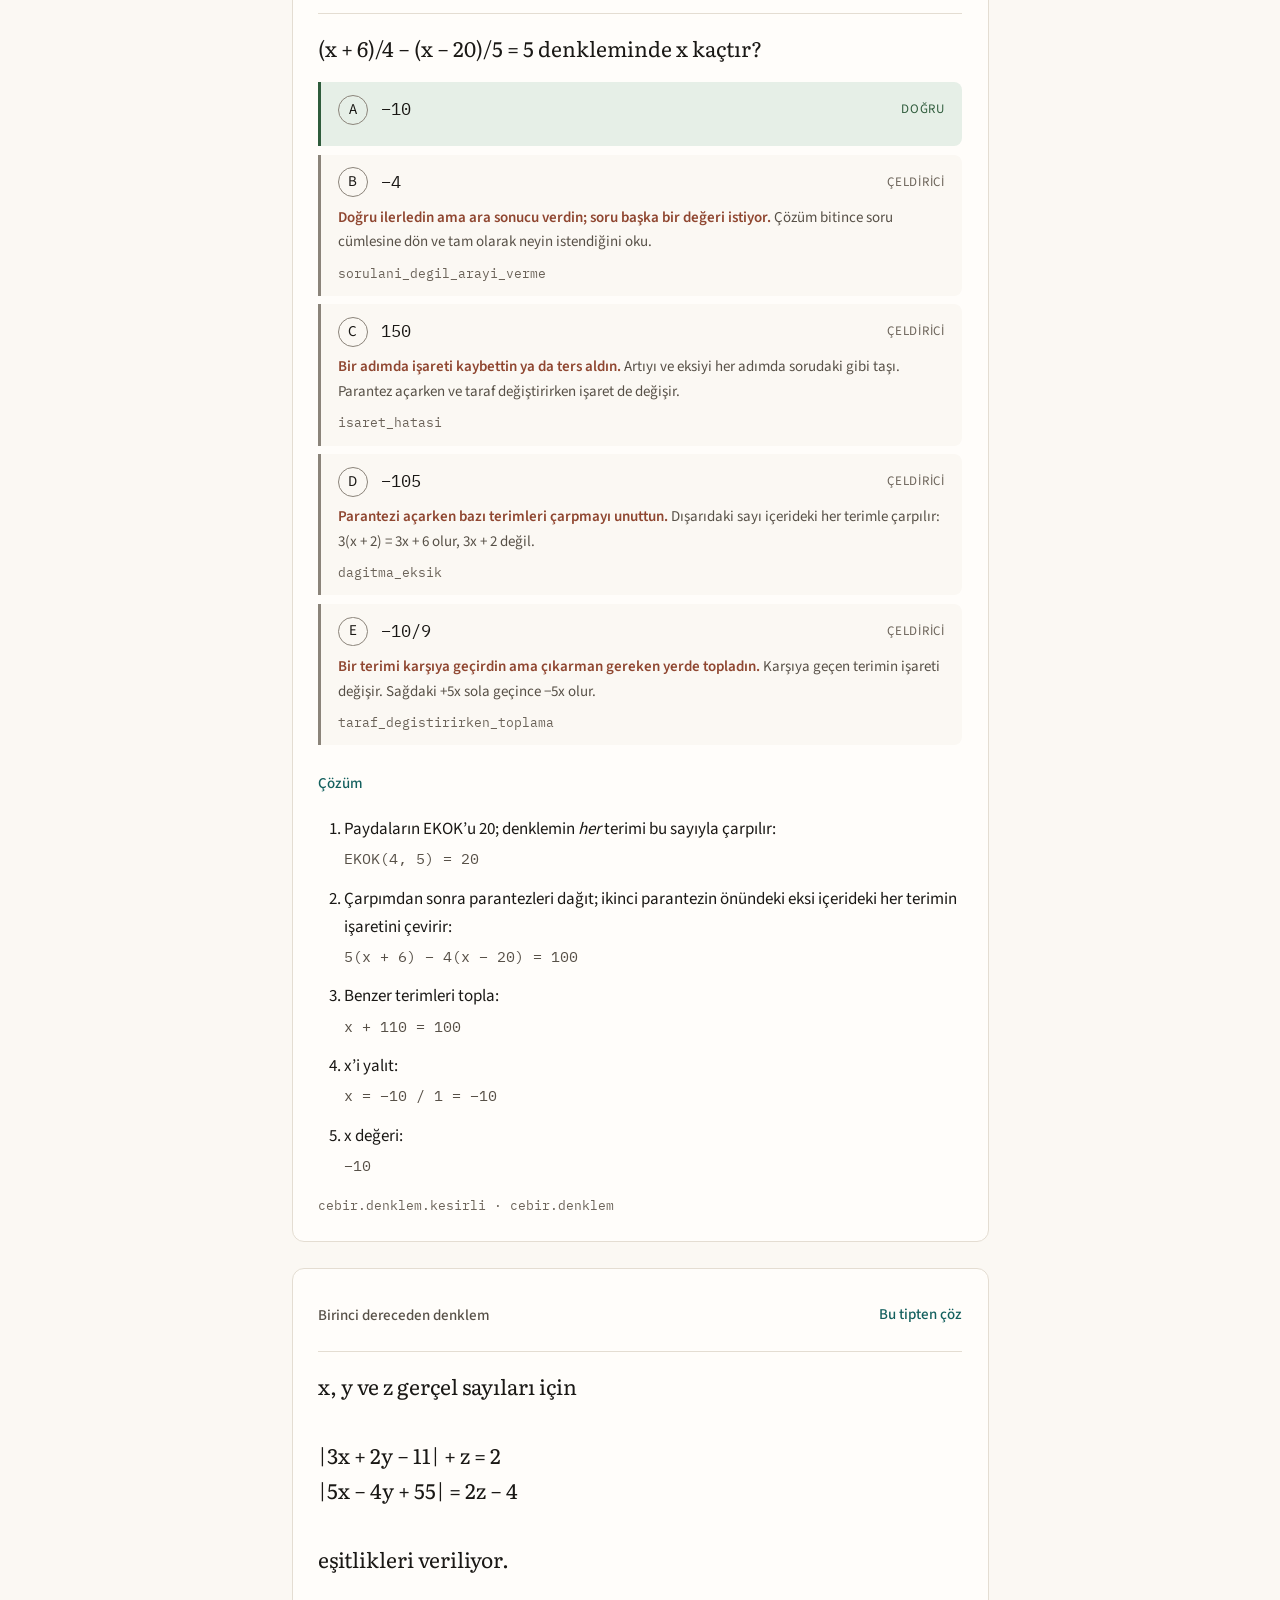
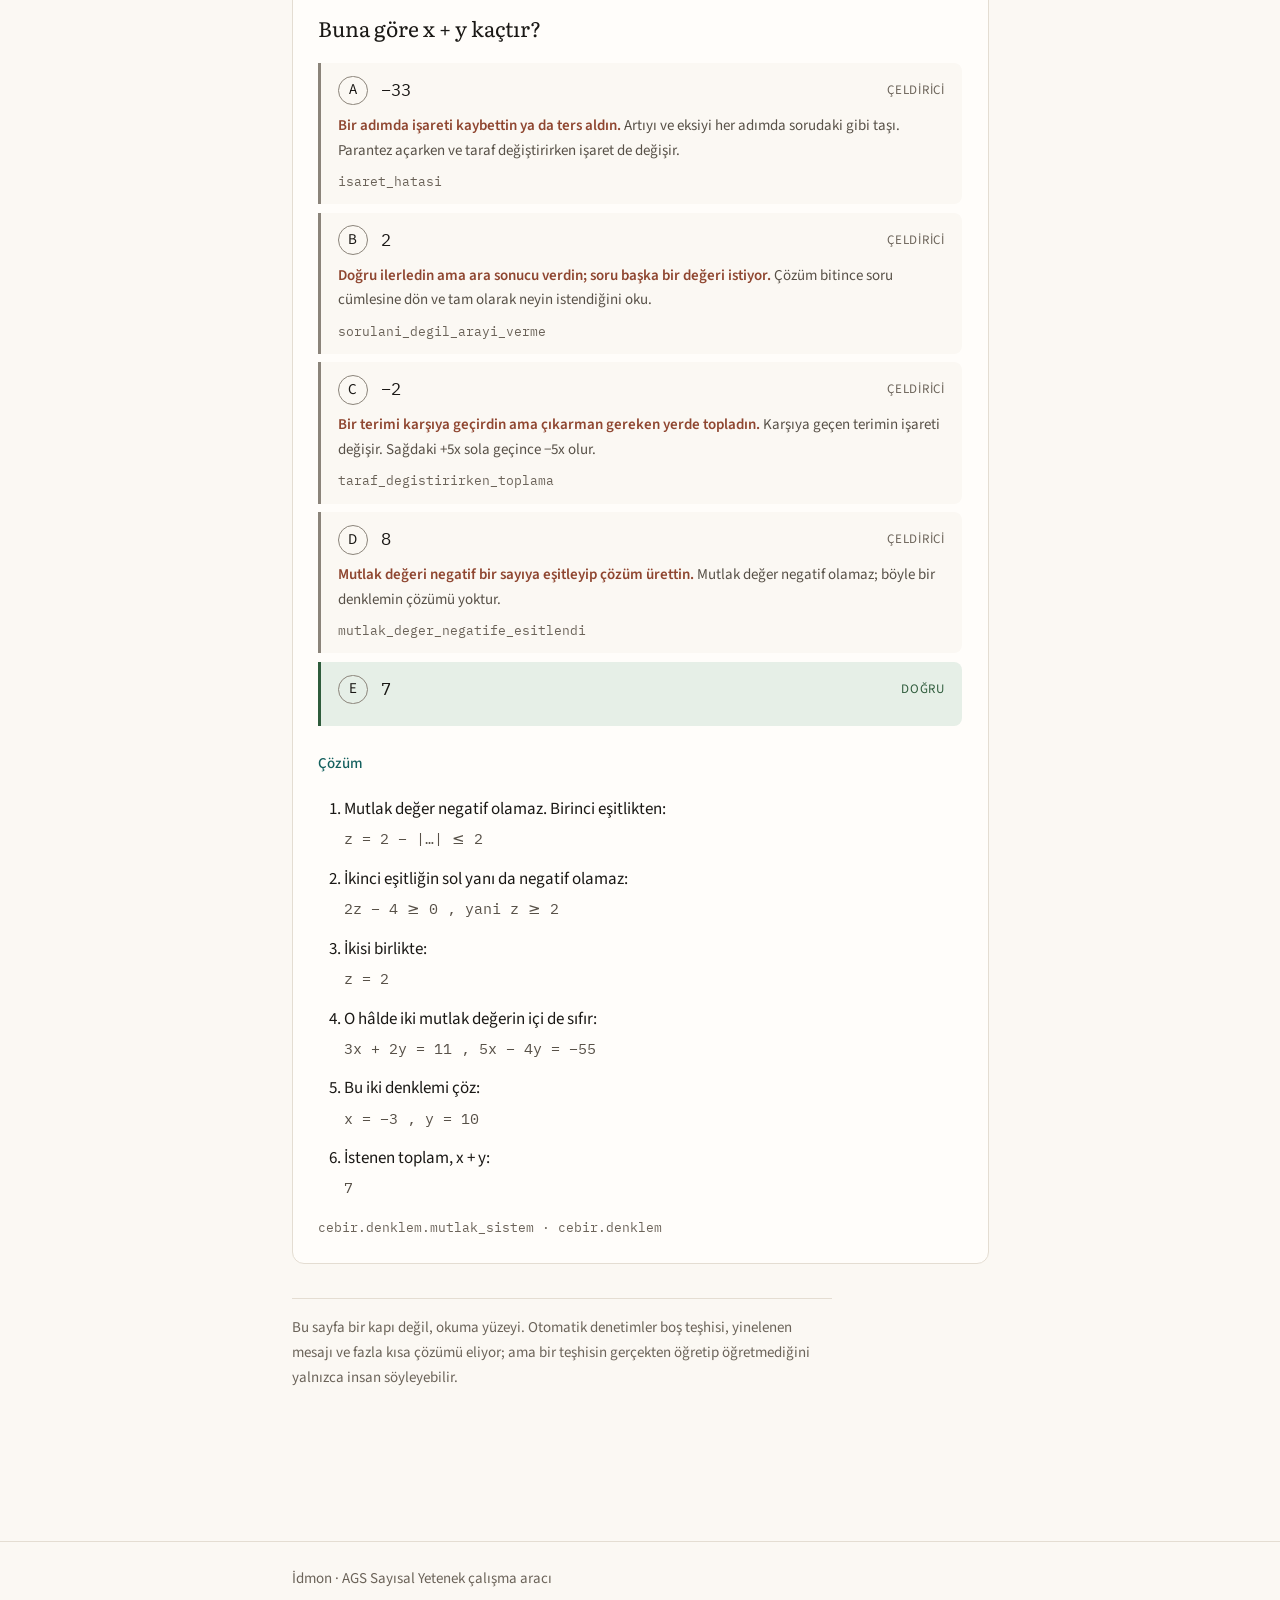
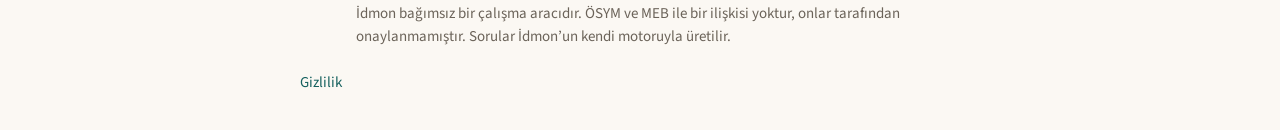
<file: ornekler.html>
<!doctype html>
<html lang="tr">
  <head>
    <meta charset="utf-8" />
    <meta http-equiv="Content-Security-Policy" content="default-src 'self'; script-src 'self' 'sha256-lltCw0tAPISMXI+h0GobRFL6YWIF3tVcAkqDN5ptVvs=' 'wasm-unsafe-eval'; style-src 'self'; img-src 'self' data: blob:; font-src 'self' data:; connect-src 'self'; worker-src 'self'; manifest-src 'self'; object-src 'none'; base-uri 'self'; form-action 'self'" />
    <!-- TEMA ÖNYÜKLEME: ÜRETİLMİŞ — elle düzenlemeyin -->
    <script>(function(){try{var t=localStorage.getItem("idmon.tema");if(t!=="dark"&&t!=="light")return;document.documentElement.setAttribute("data-theme",t);var s=document.querySelector('meta[name="theme-color"][media*="'+t+'"]');if(!s)return;var m=document.createElement("meta");m.setAttribute("name","theme-color");m.setAttribute("content",s.getAttribute("content"));document.head.insertBefore(m,document.head.firstChild);}catch(e){}})();</script>
    <!-- TEMA ÖNYÜKLEME: SON -->
    <meta name="viewport" content="width=device-width, initial-scale=1, viewport-fit=cover" />
    <link rel="manifest" href="./site.webmanifest" />
    <link rel="icon" href="./idmon-ikon.svg" type="image/svg+xml" />
    <link rel="apple-touch-icon" href="./apple-touch-icon.png" />
    <meta name="robots" content="noindex" />
    <meta name="description" content="Motorun ürettiği maddeler, tam çözümleri ve her şıkkın teşhisiyle." />
    <title>Örnek maddeler · İdmon</title>
    <script type="module" crossorigin src="./assets/samples-BXFNE5JW.js"></script>
    <link rel="modulepreload" crossorigin href="./assets/modulepreload-polyfill-B5Qt9EMX.js">
    <link rel="modulepreload" crossorigin href="./assets/dom-BMUgfUWI.js">
    <link rel="modulepreload" crossorigin href="./assets/sw-register-B16Y98VL.js">
    <link rel="modulepreload" crossorigin href="./assets/tokens-f2mCN8wt.js">
    <link rel="stylesheet" crossorigin href="./assets/main-BLtq47l5.css">
  </head>
  <body>
    <a class="atla" href="#icerik">İçeriğe atla</a>
    <!-- KABUK ÜST: ÜRETİLMİŞ — elle düzenlemeyin -->
    <header class="ust">
      <div class="ust-ic">
        <a class="marka" href="./index.html"><img class="marka-ikon" src="./idmon-ikon.svg" width="28" height="28" alt="" /><span class="marka-ad">İdmon</span></a>
        <button id="theme-button" type="button" class="tema-dugme" aria-pressed="false">
          <span class="visually-hidden tema-koyuya">Karanlık tema</span>
          <span class="visually-hidden tema-aciga">Aydınlık tema</span>
          <svg class="tema-ikon" width="21" height="21" viewBox="0 0 24 24" fill="none" stroke="currentColor" stroke-width="1.7" stroke-linecap="round" stroke-linejoin="round" aria-hidden="true"><path d="M20.5 14.2A8.6 8.6 0 0 1 9.8 3.5a8.6 8.6 0 1 0 10.7 10.7Z"/></svg>
        </button>
      </div>
    </header>
    <!-- KABUK ÜST: SON -->
    <main id="icerik">
      <div class="yukleniyor" aria-busy="true" aria-live="polite">
        <span class="visually-hidden">Yükleniyor</span>
        <span class="iskelet iskelet-baslik" aria-hidden="true"></span>
        <span class="iskelet iskelet-satir" aria-hidden="true"></span>
        <span class="iskelet iskelet-satir iskelet-kisa" aria-hidden="true"></span>
      </div>
    </main>
    <footer class="alt">
      <p>İdmon · AGS Sayısal Yetenek çalışma aracı</p>
      <p class="alt-bagimsizlik">
        İdmon bağımsız bir çalışma aracıdır. ÖSYM ve MEB ile bir ilişkisi yoktur,
        onlar tarafından onaylanmamıştır. Sorular İdmon&rsquo;un kendi motoruyla
        üretilir.
      </p>
      <p class="alt-baglantilar"><a href="./gizlilik.html">Gizlilik</a></p>
    </footer>
  </body>
</html>
</file>
<file: assets/main-BLtq47l5.css>
@font-face{font-family:Literata Variable;font-style:normal;font-weight:200 900;font-display:swap;src:url(./literata-latin-CqF3cjVf.woff2) format("woff2-variations");unicode-range:U+0020,U+0021,U+0022,U+0023,U+0024,U+0025,U+0026,U+0027,U+0028,U+0029,U+002A,U+002B,U+002C,U+002D,U+002E,U+002F,U+0030,U+0031,U+0032,U+0033,U+0034,U+0035,U+0036,U+0037,U+0038,U+0039,U+003A,U+003B,U+003C,U+003D,U+003E,U+003F,U+0040,U+0041,U+0042,U+0043,U+0044,U+0045,U+0046,U+0047,U+0048,U+0049,U+004A,U+004B,U+004C,U+004D,U+004E,U+004F,U+0050,U+0051,U+0052,U+0053,U+0054,U+0055,U+0056,U+0057,U+0058,U+0059,U+005A,U+005B,U+005C,U+005D,U+005E,U+005F,U+0060,U+0061,U+0062,U+0063,U+0064,U+0065,U+0066,U+0067,U+0068,U+0069,U+006A,U+006B,U+006C,U+006D,U+006E,U+006F,U+0070,U+0071,U+0072,U+0073,U+0074,U+0075,U+0076,U+0077,U+0078,U+0079,U+007A,U+007B,U+007C,U+007D,U+007E,U+00B0,U+00B2,U+00B3,U+00B7,U+00B9,U+00C2,U+00C7,U+00CE,U+00D6,U+00D7,U+00DB,U+00DC,U+00E2,U+00E7,U+00EE,U+00F6,U+00F7,U+00FB,U+00FC,U+0131,U+2019,U+201C,U+201D,U+2022,U+2026,U+2212}@font-face{font-family:Literata Variable;font-style:normal;font-weight:200 900;font-display:swap;src:url(./literata-latin-ext-C9pqJ8x8.woff2) format("woff2-variations");unicode-range:U+0020,U+0041,U+011E,U+011F,U+0130,U+015E,U+015F,U+20BA}@font-face{font-family:"Source Sans 3 Variable";font-style:normal;font-weight:200 900;font-display:swap;src:url(./source-sans-3-latin-CoadMtbx.woff2) format("woff2-variations");unicode-range:U+0020,U+0021,U+0022,U+0023,U+0024,U+0025,U+0026,U+0027,U+0028,U+0029,U+002A,U+002B,U+002C,U+002D,U+002E,U+002F,U+0030,U+0031,U+0032,U+0033,U+0034,U+0035,U+0036,U+0037,U+0038,U+0039,U+003A,U+003B,U+003C,U+003D,U+003E,U+003F,U+0040,U+0041,U+0042,U+0043,U+0044,U+0045,U+0046,U+0047,U+0048,U+0049,U+004A,U+004B,U+004C,U+004D,U+004E,U+004F,U+0050,U+0051,U+0052,U+0053,U+0054,U+0055,U+0056,U+0057,U+0058,U+0059,U+005A,U+005B,U+005C,U+005D,U+005E,U+005F,U+0060,U+0061,U+0062,U+0063,U+0064,U+0065,U+0066,U+0067,U+0068,U+0069,U+006A,U+006B,U+006C,U+006D,U+006E,U+006F,U+0070,U+0071,U+0072,U+0073,U+0074,U+0075,U+0076,U+0077,U+0078,U+0079,U+007A,U+007B,U+007C,U+007D,U+007E,U+00B0,U+00B2,U+00B3,U+00B7,U+00B9,U+00C2,U+00C7,U+00CE,U+00D6,U+00D7,U+00DB,U+00DC,U+00E2,U+00E7,U+00EE,U+00F6,U+00F7,U+00FB,U+00FC,U+0131,U+2019,U+201C,U+201D,U+2022,U+2026,U+2212}@font-face{font-family:"Source Sans 3 Variable";font-style:normal;font-weight:200 900;font-display:swap;src:url([data-uri]) format("woff2-variations");unicode-range:U+0020,U+0041,U+0042,U+011E,U+011F,U+0130,U+015E,U+015F,U+1D50,U+20BA}@font-face{font-family:IBM Plex Mono;font-style:normal;font-weight:400;font-display:swap;src:url(./ibm-plex-mono-latin-CPt1WUsc.woff2) format("woff2");unicode-range:U+0020,U+0021,U+0022,U+0023,U+0024,U+0025,U+0026,U+0027,U+0028,U+0029,U+002A,U+002B,U+002C,U+002D,U+002E,U+002F,U+0030,U+0031,U+0032,U+0033,U+0034,U+0035,U+0036,U+0037,U+0038,U+0039,U+003A,U+003B,U+003C,U+003D,U+003E,U+003F,U+0040,U+0041,U+0042,U+0043,U+0044,U+0045,U+0046,U+0047,U+0048,U+0049,U+004A,U+004B,U+004C,U+004D,U+004E,U+004F,U+0050,U+0051,U+0052,U+0053,U+0054,U+0055,U+0056,U+0057,U+0058,U+0059,U+005A,U+005B,U+005C,U+005D,U+005E,U+005F,U+0060,U+0061,U+0062,U+0063,U+0064,U+0065,U+0066,U+0067,U+0068,U+0069,U+006A,U+006B,U+006C,U+006D,U+006E,U+006F,U+0070,U+0071,U+0072,U+0073,U+0074,U+0075,U+0076,U+0077,U+0078,U+0079,U+007A,U+007B,U+007C,U+007D,U+007E,U+00B0,U+00B2,U+00B3,U+00B7,U+00B9,U+00C2,U+00C7,U+00CE,U+00D6,U+00D7,U+00DB,U+00DC,U+00E2,U+00E7,U+00EE,U+00F6,U+00F7,U+00FB,U+00FC,U+0131,U+2019,U+201C,U+201D,U+2022,U+2026,U+2212}@font-face{font-family:IBM Plex Mono;font-style:normal;font-weight:400;font-display:swap;src:url([data-uri]) format("woff2");unicode-range:U+0020,U+0061,U+0062,U+011E,U+011F,U+0130,U+015E,U+015F,U+20BA}@font-face{font-family:Idmon Simge;font-style:normal;font-weight:400;font-display:swap;src:url(./idmon-simge-D4vph-dN.woff2) format("woff2")}:root{color-scheme:light dark;--color-surface: #FBF8F3;--color-panel: #FFFDFA;--color-inset: #F3EEE5;--color-text: #1A1815;--color-text-secondary: #575047;--color-text-muted: #6B6359;--color-border: #8B847A;--color-border-faint: #E4DDD2;--color-accent: #14605E;--color-on-accent: #FBF8F3;--color-accent-surface: #E3EFEE;--color-accent-pressed: #0E4746;--color-correct: #2F5C3C;--color-correct-surface: #E6EFE7;--color-wrong: #8F4630;--color-wrong-surface: #F6E9E3;--color-focus: #14605E;--color-path-red: #B3261E;--color-path-blue: #1F5FAD;--type-reading: "Literata Variable", Literata, "Idmon Simge", Georgia, serif;--type-ui: "Source Sans 3 Variable", "Source Sans 3", "Idmon Simge", system-ui, sans-serif;--type-mono: "IBM Plex Mono", "Idmon Simge", ui-monospace, monospace;--size-xs: .7647rem;--size-sm: .8824rem;--size-body: 1rem;--size-lg: 1.2353rem;--size-title3: 1.5294rem;--size-title2: 1.9412rem;--size-title1: 2.4118rem;--line-tight: 1.25;--line-normal: 1.5;--line-reading: 1.65;--weight-normal: 400;--weight-middle: 500;--weight-semi: 600;--weight-bold: 700;--gap-x1: .25rem;--gap-x2: .5rem;--gap-x3: .75rem;--gap-x4: 1rem;--gap-x6: 1.5rem;--gap-x8: 2rem;--gap-x12: 3rem;--gap-x16: 4rem;--round-sm: 4px;--round-middle: 8px;--round-lg: 12px;--round-full: 999px;--motion-fast: .12s;--motion-normal: .2s;--motion-slow: .32s;--motion-easing: cubic-bezier(.2, 0, 0, 1);--opacity-disabled: .45;--opacity-muted: .55;--opacity-veiled: .8;--measure-prose: 62ch;--measure-question: 54ch;--measure-narrow: 20ch;--touch-min: 44px;--focus-ring: 2px;--focus-offset: 2px}@media(prefers-color-scheme:dark){:root:not([data-theme=light]){--color-surface: #1B1A17;--color-panel: #252320;--color-inset: #141312;--color-text: #DCD8D2;--color-text-secondary: #ADA69C;--color-text-muted: #9C948A;--color-border: #7E7971;--color-border-faint: #332F2A;--color-accent: #5FB8B2;--color-on-accent: #12201F;--color-accent-surface: #1E2E2D;--color-accent-pressed: #7FCDC7;--color-correct: #7FB78D;--color-correct-surface: #1F2A21;--color-wrong: #D8927A;--color-wrong-surface: #2E211C;--color-focus: #7FCFC9;--color-path-red: #F08A80;--color-path-blue: #7FA8E8}}:root[data-theme=dark]{--color-surface: #1B1A17;--color-panel: #252320;--color-inset: #141312;--color-text: #DCD8D2;--color-text-secondary: #ADA69C;--color-text-muted: #9C948A;--color-border: #7E7971;--color-border-faint: #332F2A;--color-accent: #5FB8B2;--color-on-accent: #12201F;--color-accent-surface: #1E2E2D;--color-accent-pressed: #7FCDC7;--color-correct: #7FB78D;--color-correct-surface: #1F2A21;--color-wrong: #D8927A;--color-wrong-surface: #2E211C;--color-focus: #7FCFC9;--color-path-red: #F08A80;--color-path-blue: #7FA8E8}@media(prefers-reduced-motion:reduce){:root{--motion-fast: .01ms;--motion-normal: .01ms;--motion-slow: .01ms}}*,*:before,*:after{box-sizing:border-box}:root{--safe-bottom: env(safe-area-inset-bottom, 0px);--shadow-lift: 0 -10px 34px rgb(0 0 0 / .16);--motion-pulse: 1.6s}html{font-size:17px;-webkit-text-size-adjust:100%;overscroll-behavior-y:contain;-webkit-tap-highlight-color:transparent}body{margin:0;background:var(--color-surface);color:var(--color-text);font-family:var(--type-ui);font-size:var(--size-body);line-height:var(--line-normal);min-height:100vh;min-height:100dvh}:focus-visible{outline:var(--focus-ring) solid var(--color-focus);outline-offset:var(--focus-offset);border-radius:var(--round-sm)}.visually-hidden{position:absolute;width:1px;height:1px;margin:-1px;padding:0;border:0;overflow:hidden;clip-path:inset(50%);white-space:nowrap}.atla{position:absolute;left:var(--gap-x4);top:calc(var(--gap-x4) * -4);z-index:2;padding:var(--gap-x3) var(--gap-x4);background:var(--color-accent);color:var(--color-on-accent);border-radius:var(--round-middle);text-decoration:none;transition:top var(--motion-fast) var(--motion-easing)}.atla:focus{top:var(--gap-x4)}.bant-yigin{position:fixed;inset-inline:0;z-index:9;inset-block-end:var(--safe-bottom);display:flex;flex-direction:column}.bant-yigin:has(.kurtarma-bant){z-index:40}body[data-bant=var]{padding-block-end:var(--gap-x16)}.guncelleme-bant,.kurtarma-bant{display:flex;flex-wrap:wrap;gap:var(--gap-x2);align-items:center;justify-content:center;margin:0;padding:var(--gap-x2) var(--gap-x4);border-block-start:1px solid var(--color-border-faint);color:var(--color-text-secondary);font-size:var(--size-xs);line-height:var(--line-reading);text-align:center}.guncelleme-bant{background:var(--color-accent-surface);border-block-start-color:var(--color-accent)}.guncelleme-metin{flex:1 1 auto;min-inline-size:0}.kurtarma-bant{background:var(--color-panel);border-block-start-color:var(--color-border);color:var(--color-text)}.kurtarma-metin{flex:1 1 16rem;margin:0;min-inline-size:0}.guncelleme-dugme{font-weight:var(--weight-semi);flex:none}.guncelleme-kapat{flex:none;font-size:var(--size-sm)}h1,h2,h3,p,li,dt,dd,summary,figcaption,.marka-ad{overflow-wrap:break-word}.ornek-kod,.ifade,.iletisim a,code{overflow-wrap:anywhere}.marka{min-inline-size:var(--touch-min)}.kanit-siklar,.ornek-sik-ust{flex-wrap:wrap}.ornek-sik-metin{min-inline-size:0}.sayilar{grid-template-columns:repeat(auto-fit,minmax(6.5rem,1fr))}.ust{position:sticky;top:0;z-index:10;border-bottom:1px solid var(--color-border-faint);background:var(--color-surface);padding-block-start:env(safe-area-inset-top)}.ust-ic,#icerik{max-width:44rem;margin:0 auto;inline-size:100%;padding-inline:max(var(--gap-x6),env(safe-area-inset-left)) max(var(--gap-x6),env(safe-area-inset-right))}.ust-ic{display:flex;align-items:center;justify-content:space-between;gap:var(--gap-x3);min-height:56px}#icerik{padding-block:var(--gap-x6) var(--gap-x16)}body{min-block-size:100dvh;display:flex;flex-direction:column}body>main{flex:1 0 auto}body>*{min-inline-size:0}.yukleniyor{display:flex;flex-direction:column;gap:var(--gap-x3)}.iskelet{display:block;background:var(--color-inset);border-radius:var(--round-middle);animation:iskelet-nabiz var(--motion-pulse) var(--motion-easing) infinite}@media(prefers-reduced-motion:reduce){.iskelet{animation:none}}@keyframes iskelet-nabiz{0%,to{opacity:1}50%{opacity:var(--opacity-muted)}}.iskelet-baslik{inline-size:60%;block-size:2.2rem}.iskelet-satir{block-size:1.4rem}.iskelet-kisa{inline-size:70%}.button{font:inherit;font-weight:var(--weight-middle);display:inline-flex;align-items:center;justify-content:center;text-decoration:none;min-height:var(--touch-min);padding:var(--gap-x2) var(--gap-x4);border-radius:var(--round-middle);border:1px solid transparent;cursor:pointer;transition:background-color var(--motion-fast) var(--motion-easing),border-color var(--motion-fast) var(--motion-easing)}.button-primary{background:var(--color-accent);color:var(--color-on-accent)}.button-primary:hover:not(:disabled){background:var(--color-accent-pressed)}.button-secondary{background:transparent;color:var(--color-accent);border-color:var(--color-border)}.button-secondary:hover:not(:disabled){background:var(--color-accent-surface);border-color:var(--color-accent)}.button-quiet{background:transparent;color:var(--color-accent);padding:var(--gap-x1) var(--gap-x2)}.button-quiet:hover:not(:disabled){background:var(--color-accent-surface)}.button:disabled,.button[aria-disabled=true]{cursor:not-allowed;opacity:var(--opacity-disabled);background:var(--color-inset);color:var(--color-text-muted);border-color:var(--color-border-faint)}.button[aria-busy=true]{cursor:progress;position:relative;overflow:hidden}.button[aria-busy=true]:after{content:"";position:absolute;inset-block-end:0;inset-inline-start:0;block-size:2px;inline-size:40%;background:currentColor;animation:dugme-mesgul var(--motion-pulse) var(--motion-easing) infinite}@keyframes dugme-mesgul{0%{transform:translate(-100%)}to{transform:translate(350%)}}@media(prefers-reduced-motion:reduce){.button[aria-busy=true]:after{animation:none;inline-size:100%;opacity:var(--opacity-muted)}}.eylem-satiri{display:flex;flex-wrap:wrap;gap:var(--gap-x2);margin:var(--gap-x6) 0 0}.eylem-satiri>*{flex:0 1 auto}.button,.solution-details summary,.atla,.tema-dugme,.marka{touch-action:manipulation;-webkit-user-select:none;user-select:none;-webkit-touch-callout:none}.ust,.marka,.sik-harf{-webkit-user-select:none;user-select:none}.cozum,.ifade{-webkit-user-select:text;user-select:text}.button-primary:active{background:var(--color-accent-pressed)}.button-secondary:active,.button-quiet:active{background:var(--color-accent-surface)}.solution-details summary:active{color:var(--color-text)}.ornek-govde{white-space:pre-line}.sik-harf{flex:none;inline-size:1.75rem;block-size:1.75rem;display:grid;place-items:center;border:1px solid var(--color-border);border-radius:var(--round-full);font-size:var(--size-sm);font-family:var(--type-ui)}.kanit-sik{transition:background-color var(--motion-fast) var(--motion-easing),border-color var(--motion-fast) var(--motion-easing),color var(--motion-fast) var(--motion-easing)}.yukleniyor{animation:iskelet-cikis var(--motion-fast) var(--motion-easing)}@keyframes iskelet-cikis{0%{opacity:0}to{opacity:1}}@media(prefers-reduced-motion:reduce){.yukleniyor{animation:none}}.solution-details{margin-block:var(--gap-x4)}.solution-details summary{cursor:pointer;min-height:var(--touch-min);display:flex;align-items:center;font-size:var(--size-sm);font-weight:var(--weight-middle);color:var(--color-accent)}.cozum{margin:var(--gap-x2) 0 0;padding-inline-start:var(--gap-x6)}.cozum li{margin-block-end:var(--gap-x3);line-height:var(--line-reading)}.ifade{display:block;margin-block-start:var(--gap-x1);font-family:var(--type-mono);font-size:var(--size-sm);color:var(--color-text-secondary)}.gorsel{margin:0 0 var(--gap-x6)}.ortak-kok{margin:0 0 var(--gap-x6);padding:var(--gap-x4);border-inline-start:2px solid var(--color-border);background:var(--color-panel);border-radius:0 var(--round-middle) var(--round-middle) 0}.ortak-kok .gorsel{margin:0 0 var(--gap-x3)}.ortak-kok-etiket{margin:0 0 var(--gap-x3);font-size:var(--size-xs);font-weight:var(--weight-semi);color:var(--color-text-muted);letter-spacing:.06em;text-transform:uppercase}.ortak-kok-metin{margin:0;font-family:var(--type-reading);font-size:var(--size-body);line-height:var(--line-reading);text-wrap:pretty}.gorsel figcaption{font-size:var(--size-sm);color:var(--color-text-secondary);margin-block-end:var(--gap-x2)}.gorsel-svg{inline-size:100%;block-size:auto;overflow:visible}.gorsel-eksen{font-family:var(--type-ui);font-size:12px;fill:var(--color-text-muted)}.gorsel-deger{font-family:var(--type-ui);font-size:11px;font-weight:600;fill:var(--color-text)}.gorsel-aciklama{font-family:var(--type-ui);font-size:13px;fill:var(--color-text);dominant-baseline:middle}.gorsel-yol{max-inline-size:24rem;margin-inline:auto;display:block}.gorsel-yol-harf{font-family:var(--type-ui);font-weight:var(--weight-semi);fill:var(--color-text)}.gorsel-sarma{overflow-x:auto;margin-block-end:var(--gap-x6);overscroll-behavior-x:contain}.gorsel-tablo{border-collapse:collapse;inline-size:100%;font-size:var(--size-sm)}.gorsel-tablo caption{text-align:start;color:var(--color-text-secondary);padding-block-end:var(--gap-x2)}.gorsel-tablo th,.gorsel-tablo td{padding:var(--gap-x2) var(--gap-x3);border-block-end:1px solid var(--color-border-faint);text-align:start;white-space:nowrap}.gorsel-tablo thead th{color:var(--color-text-muted);font-weight:var(--weight-semi)}.gorsel-tablo td.sayi{font-family:var(--type-mono);font-variant-numeric:tabular-nums;text-align:end}.hata h1{font-family:var(--type-reading);font-size:var(--size-title3);margin-block-end:var(--gap-x3)}@media(max-width:40rem){.ust-ic,#icerik{padding-inline:var(--gap-x4)}}.marka{margin:0;display:inline-flex;align-items:center;gap:var(--gap-x2);min-height:var(--touch-min);color:inherit;text-decoration:none}.marka-ikon{display:block;flex:none}.marka-ad{font-family:var(--type-reading);font-size:var(--size-lg);font-weight:var(--weight-semi);letter-spacing:-.01em}.tema-dugme{flex:none;width:var(--touch-min);height:var(--touch-min);display:inline-flex;align-items:center;justify-content:center;background:none;border:0;padding:0;color:var(--color-text-muted);cursor:pointer;border-radius:var(--round-full);transition:background-color var(--motion-fast) var(--motion-easing)}.tema-dugme:hover,.tema-dugme:active{background:var(--color-inset)}.sayfa-baslik{font-family:var(--type-reading);font-size:var(--size-title2);line-height:var(--line-tight);font-weight:var(--weight-semi);letter-spacing:-.015em;margin:0 0 var(--gap-x4)}#icerik h2{font-family:var(--type-reading);font-size:var(--size-title3);font-weight:var(--weight-semi);margin:var(--gap-x12) 0 var(--gap-x2)}.aciklama{color:var(--color-text-secondary);font-size:var(--size-sm);line-height:var(--line-reading);max-width:var(--measure-question);margin:0 0 var(--gap-x6)}.tema-aciga{display:none}@media(prefers-color-scheme:dark){:root:not([data-theme=light]) .tema-koyuya{display:none}:root:not([data-theme=light]) .tema-aciga{display:inline}}:root[data-theme=dark] .tema-koyuya{display:none}:root[data-theme=dark] .tema-aciga{display:inline}:root[data-theme=light] .tema-koyuya{display:inline}:root[data-theme=light] .tema-aciga{display:none}.durum{flex:none;display:inline-flex;align-items:center;gap:var(--gap-x1);font-size:var(--size-xs);color:var(--color-text-muted)}.durum:before{content:"";inline-size:.625rem;block-size:.625rem;border:1.5px solid currentColor;border-radius:var(--round-full);box-sizing:border-box}.an{margin:0 0 var(--gap-x4);padding:var(--gap-x3) var(--gap-x4);border-radius:var(--round-middle);background:var(--color-correct-surface);color:var(--color-text);font-weight:var(--weight-middle)}.uyari{margin-block-start:var(--gap-x8);padding-block-start:var(--gap-x4);border-block-start:1px solid var(--color-border-faint);font-size:var(--size-sm);color:var(--color-text-muted);line-height:var(--line-reading);max-width:var(--measure-question)}.giris h1{font-family:var(--type-reading);font-size:var(--size-title1);line-height:var(--line-tight);font-weight:var(--weight-semi);letter-spacing:-.02em;margin:0 0 var(--gap-x6);text-wrap:balance;max-width:var(--measure-narrow)}.giris h2{font-family:var(--type-reading);font-size:var(--size-title3);font-weight:var(--weight-semi);letter-spacing:-.01em;margin:var(--gap-x12) 0 var(--gap-x3)}.giris p{font-family:var(--type-reading);font-size:var(--size-body);line-height:var(--line-reading);color:var(--color-text-secondary);max-width:var(--measure-prose);margin:0 0 var(--gap-x4)}.giris .ozet{font-size:var(--size-lg);color:var(--color-text)}.giris strong{color:var(--color-text);font-weight:var(--weight-semi)}.ornek-govdesi{display:block}.tema-ikon{display:block;flex:none}.hata{max-width:var(--measure-prose);padding:var(--gap-x6);border:1px solid var(--color-border-faint);border-radius:var(--round-lg);background:var(--color-panel)}.hata p{margin:var(--gap-x3) 0 0;line-height:var(--line-reading)}.hata p:first-of-type{color:var(--color-text-secondary)}.gizlilik-ozeti{list-style:none;margin:0 0 var(--gap-x8);padding:0;border:1px solid var(--color-border-faint);border-radius:var(--round-lg);background:var(--color-panel)}.gizlilik-ozeti li{display:flex;flex-wrap:wrap;gap:var(--gap-x1) var(--gap-x4);align-items:baseline;justify-content:space-between;padding:var(--gap-x4);border-block-end:1px solid var(--color-border-faint)}.gizlilik-ozeti li:last-child{border-block-end:none}.gizlilik-baslik{flex:none;font-size:var(--size-sm);color:var(--color-text-muted)}.gizlilik-deger{flex:1 1 12rem;min-inline-size:0;text-align:end;font-weight:var(--weight-middle)}.alt-not{font-family:var(--type-ui)!important;font-size:var(--size-sm)!important;color:var(--color-text-muted)!important}.button-genis{width:100%;max-width:22rem;min-height:54px;font-size:var(--size-lg)}.kanit{margin:var(--gap-x12) 0}.kanit-baslik{font-family:var(--type-ui)!important;font-size:var(--size-xs)!important;font-weight:var(--weight-semi);letter-spacing:.05em;color:var(--color-text-muted)!important;margin:0 0 var(--gap-x2)!important}.kanit-kart{background:var(--color-panel);border:1px solid var(--color-border-faint);border-radius:var(--round-lg);padding:var(--gap-x4)}.kanit-siklar{display:flex;gap:var(--gap-x2);margin-block-end:var(--gap-x3)}.kanit-sik{flex:1;display:inline-flex;align-items:center;gap:var(--gap-x2);padding:var(--gap-x2) var(--gap-x3);border-radius:var(--round-middle);border:1.5px solid;font-family:var(--type-mono);font-variant-numeric:tabular-nums}.kanit-sik[data-state=chosen-wrong]{background:var(--color-wrong-surface);border-color:var(--color-wrong);color:var(--color-wrong)}.kanit-sik[data-state=correct]{background:var(--color-correct-surface);border-color:var(--color-correct);color:var(--color-correct)}.kanit-harf{font-size:var(--size-xs)}.kanit-etiket{font-family:var(--type-ui)!important;font-size:var(--size-xs)!important;font-weight:var(--weight-semi);letter-spacing:.05em;color:var(--color-wrong)!important;margin:0 0 var(--gap-x1)!important}.kanit-mesaj{color:var(--color-text)!important;margin:0!important}.kanit-not{margin-block-start:var(--gap-x3)!important}.sayilar{list-style:none;margin:var(--gap-x8) 0;padding:0;display:grid;grid-template-columns:repeat(3,minmax(0,1fr));gap:var(--gap-x2)}.sayilar li{display:flex;flex-direction:column;align-items:center;gap:2px;padding:var(--gap-x3) var(--gap-x2);background:var(--color-panel);border:1px solid var(--color-border-faint);border-radius:var(--round-lg);text-align:center}.sayilar-deger{font-family:var(--type-reading);font-size:var(--size-title3);font-weight:var(--weight-semi);font-variant-numeric:tabular-nums;color:var(--color-text);line-height:var(--line-tight)}.sayilar-etiket{font-size:var(--size-xs);color:var(--color-text-muted)}.adimlar{list-style:none;margin:0 0 var(--gap-x12);padding:0;counter-reset:adim}.adimlar li{counter-increment:adim;display:grid;grid-template-columns:auto 1fr;gap:var(--gap-x1) var(--gap-x3);margin-block-end:var(--gap-x6)}.adimlar li:before{content:counter(adim);grid-row:1 / span 2;width:28px;height:28px;border-radius:var(--round-full);display:flex;align-items:center;justify-content:center;background:var(--color-accent-surface);color:var(--color-accent);font-family:var(--type-mono);font-size:var(--size-sm)}.adim-baslik{font-family:var(--type-ui)!important;font-weight:var(--weight-semi);color:var(--color-text)!important;margin:0!important;align-self:center}.adim-metin{margin:0!important}.iletisim a{color:var(--color-accent);text-underline-offset:3px;display:inline-flex;align-items:center;min-height:var(--touch-min)}.sss{margin:0}.sss dt{font-family:var(--type-reading);font-weight:var(--weight-semi);margin-block-start:var(--gap-x6)}.sss dd{margin:var(--gap-x2) 0 0;font-family:var(--type-reading);line-height:var(--line-reading);color:var(--color-text-secondary);max-width:var(--measure-prose)}.alt{border-block-start:1px solid var(--color-border-faint);margin-block-start:var(--gap-x16);padding-block:var(--gap-x6);position:sticky;top:100vh;padding-block-end:calc(var(--gap-x6) + var(--safe-bottom))}.alt p{max-width:44rem;margin:0 auto;padding-inline:max(var(--gap-x6),env(safe-area-inset-left)) max(var(--gap-x6),env(safe-area-inset-right));color:var(--color-text-muted);font-size:var(--size-sm)}.alt .alt-bagimsizlik{margin-block-start:var(--gap-x3);max-inline-size:var(--measure-prose)}.alt .alt-baglantilar{margin-block-start:var(--gap-x3)}.alt .alt-baglantilar a{color:var(--color-accent);text-decoration:none;display:inline-flex;align-items:center;justify-content:center;min-height:var(--touch-min);min-inline-size:var(--touch-min);padding-inline:var(--gap-x2)}.alt .alt-baglantilar a:hover{text-decoration:underline;text-underline-offset:3px}@media(max-width:40rem){.giris h1{font-size:var(--size-title2)}.alt p{padding-inline:var(--gap-x4)}}.alan-secici{display:flex;gap:var(--gap-x2);overflow-x:auto;scrollbar-width:none;margin-block:var(--gap-x6) var(--gap-x6);padding-block-end:var(--gap-x1)}.alan-secici::-webkit-scrollbar{display:none}.alan-cip{flex:none;font:inherit;font-size:var(--size-sm);min-block-size:var(--touch-min);display:inline-flex;align-items:center;padding-inline:var(--gap-x4);border:1px solid var(--color-border-faint);border-radius:var(--round-full);background:var(--color-panel);color:var(--color-text-secondary);white-space:nowrap;cursor:pointer;transition:background-color var(--motion-fast) var(--motion-easing),border-color var(--motion-fast) var(--motion-easing),color var(--motion-fast) var(--motion-easing)}.alan-cip[aria-selected=true]{background:var(--color-accent-surface);border-color:var(--color-accent);color:var(--color-accent);font-weight:var(--weight-middle)}.ornek-bas{display:flex;flex-wrap:wrap;gap:var(--gap-x3);align-items:center;justify-content:space-between;margin-block-end:var(--gap-x4);padding-block-end:var(--gap-x3);border-block-end:1px solid var(--color-border-faint)}.ornek-beceri{min-inline-size:0;font-size:var(--size-sm);font-weight:var(--weight-middle);color:var(--color-text-secondary)}.ornek-eylem{flex:none;display:inline-flex;align-items:center;min-block-size:var(--touch-min);font-size:var(--size-sm);font-weight:var(--weight-middle);color:var(--color-accent);text-decoration:none;border-block-end:1px solid transparent;transition:border-color var(--motion-fast) var(--motion-easing)}.ornek-eylem:hover{border-block-end-color:currentColor}.ornek{padding:var(--gap-x6);margin-block-end:var(--gap-x6);border:1px solid var(--color-border-faint);border-radius:var(--round-lg);background:var(--color-panel)}.ornek-govde{font-family:var(--type-reading);font-size:var(--size-lg);line-height:var(--line-reading);margin:0 0 var(--gap-x4);text-wrap:pretty}.ornek-siklar{list-style:none;margin:0 0 var(--gap-x4);padding:0}.ornek-sik{padding:var(--gap-x3) var(--gap-x4);margin-block-end:var(--gap-x2);border-inline-start:3px solid var(--color-border);border-radius:0 var(--round-middle) var(--round-middle) 0;background:var(--color-surface)}.ornek-sik.dogru{border-inline-start-color:var(--color-correct);background:var(--color-correct-surface)}.ornek-sik-ust{display:flex;align-items:center;gap:var(--gap-x3);margin:0 0 var(--gap-x2)}.ornek-sik-metin{font-family:var(--type-mono);font-variant-numeric:tabular-nums;flex:1}.ornek-etiket{flex:none;font-size:var(--size-xs);text-transform:uppercase;letter-spacing:.06em;color:var(--color-text-muted)}.ornek-sik.dogru .ornek-etiket{color:var(--color-correct)}.ornek-teshis{margin:0;line-height:var(--line-reading);font-size:var(--size-sm);color:var(--color-text-secondary)}.ornek-teshis strong{color:var(--color-wrong);font-weight:var(--weight-semi)}.ornek-kod{margin:var(--gap-x2) 0 0;font-family:var(--type-mono);font-size:var(--size-xs);color:var(--color-text-muted)}
</file>
<file: assets/showcase-BLWpagxu.css>
@font-face{font-family:Literata Variable;font-style:normal;font-weight:200 900;font-display:swap;src:url(./literata-latin-CqF3cjVf.woff2) format("woff2-variations");unicode-range:U+0020,U+0021,U+0022,U+0023,U+0024,U+0025,U+0026,U+0027,U+0028,U+0029,U+002A,U+002B,U+002C,U+002D,U+002E,U+002F,U+0030,U+0031,U+0032,U+0033,U+0034,U+0035,U+0036,U+0037,U+0038,U+0039,U+003A,U+003B,U+003C,U+003D,U+003E,U+003F,U+0040,U+0041,U+0042,U+0043,U+0044,U+0045,U+0046,U+0047,U+0048,U+0049,U+004A,U+004B,U+004C,U+004D,U+004E,U+004F,U+0050,U+0051,U+0052,U+0053,U+0054,U+0055,U+0056,U+0057,U+0058,U+0059,U+005A,U+005B,U+005C,U+005D,U+005E,U+005F,U+0060,U+0061,U+0062,U+0063,U+0064,U+0065,U+0066,U+0067,U+0068,U+0069,U+006A,U+006B,U+006C,U+006D,U+006E,U+006F,U+0070,U+0071,U+0072,U+0073,U+0074,U+0075,U+0076,U+0077,U+0078,U+0079,U+007A,U+007B,U+007C,U+007D,U+007E,U+00B0,U+00B2,U+00B3,U+00B7,U+00B9,U+00C2,U+00C7,U+00CE,U+00D6,U+00D7,U+00DB,U+00DC,U+00E2,U+00E7,U+00EE,U+00F6,U+00F7,U+00FB,U+00FC,U+0131,U+2019,U+201C,U+201D,U+2022,U+2026,U+2212}@font-face{font-family:Literata Variable;font-style:normal;font-weight:200 900;font-display:swap;src:url(./literata-latin-ext-C9pqJ8x8.woff2) format("woff2-variations");unicode-range:U+0020,U+0041,U+011E,U+011F,U+0130,U+015E,U+015F,U+20BA}@font-face{font-family:"Source Sans 3 Variable";font-style:normal;font-weight:200 900;font-display:swap;src:url(./source-sans-3-latin-CoadMtbx.woff2) format("woff2-variations");unicode-range:U+0020,U+0021,U+0022,U+0023,U+0024,U+0025,U+0026,U+0027,U+0028,U+0029,U+002A,U+002B,U+002C,U+002D,U+002E,U+002F,U+0030,U+0031,U+0032,U+0033,U+0034,U+0035,U+0036,U+0037,U+0038,U+0039,U+003A,U+003B,U+003C,U+003D,U+003E,U+003F,U+0040,U+0041,U+0042,U+0043,U+0044,U+0045,U+0046,U+0047,U+0048,U+0049,U+004A,U+004B,U+004C,U+004D,U+004E,U+004F,U+0050,U+0051,U+0052,U+0053,U+0054,U+0055,U+0056,U+0057,U+0058,U+0059,U+005A,U+005B,U+005C,U+005D,U+005E,U+005F,U+0060,U+0061,U+0062,U+0063,U+0064,U+0065,U+0066,U+0067,U+0068,U+0069,U+006A,U+006B,U+006C,U+006D,U+006E,U+006F,U+0070,U+0071,U+0072,U+0073,U+0074,U+0075,U+0076,U+0077,U+0078,U+0079,U+007A,U+007B,U+007C,U+007D,U+007E,U+00B0,U+00B2,U+00B3,U+00B7,U+00B9,U+00C2,U+00C7,U+00CE,U+00D6,U+00D7,U+00DB,U+00DC,U+00E2,U+00E7,U+00EE,U+00F6,U+00F7,U+00FB,U+00FC,U+0131,U+2019,U+201C,U+201D,U+2022,U+2026,U+2212}@font-face{font-family:"Source Sans 3 Variable";font-style:normal;font-weight:200 900;font-display:swap;src:url([data-uri]) format("woff2-variations");unicode-range:U+0020,U+0041,U+0042,U+011E,U+011F,U+0130,U+015E,U+015F,U+1D50,U+20BA}@font-face{font-family:IBM Plex Mono;font-style:normal;font-weight:400;font-display:swap;src:url(./ibm-plex-mono-latin-CPt1WUsc.woff2) format("woff2");unicode-range:U+0020,U+0021,U+0022,U+0023,U+0024,U+0025,U+0026,U+0027,U+0028,U+0029,U+002A,U+002B,U+002C,U+002D,U+002E,U+002F,U+0030,U+0031,U+0032,U+0033,U+0034,U+0035,U+0036,U+0037,U+0038,U+0039,U+003A,U+003B,U+003C,U+003D,U+003E,U+003F,U+0040,U+0041,U+0042,U+0043,U+0044,U+0045,U+0046,U+0047,U+0048,U+0049,U+004A,U+004B,U+004C,U+004D,U+004E,U+004F,U+0050,U+0051,U+0052,U+0053,U+0054,U+0055,U+0056,U+0057,U+0058,U+0059,U+005A,U+005B,U+005C,U+005D,U+005E,U+005F,U+0060,U+0061,U+0062,U+0063,U+0064,U+0065,U+0066,U+0067,U+0068,U+0069,U+006A,U+006B,U+006C,U+006D,U+006E,U+006F,U+0070,U+0071,U+0072,U+0073,U+0074,U+0075,U+0076,U+0077,U+0078,U+0079,U+007A,U+007B,U+007C,U+007D,U+007E,U+00B0,U+00B2,U+00B3,U+00B7,U+00B9,U+00C2,U+00C7,U+00CE,U+00D6,U+00D7,U+00DB,U+00DC,U+00E2,U+00E7,U+00EE,U+00F6,U+00F7,U+00FB,U+00FC,U+0131,U+2019,U+201C,U+201D,U+2022,U+2026,U+2212}@font-face{font-family:IBM Plex Mono;font-style:normal;font-weight:400;font-display:swap;src:url([data-uri]) format("woff2");unicode-range:U+0020,U+0061,U+0062,U+011E,U+011F,U+0130,U+015E,U+015F,U+20BA}@font-face{font-family:Idmon Simge;font-style:normal;font-weight:400;font-display:swap;src:url(./idmon-simge-D4vph-dN.woff2) format("woff2")}:root{color-scheme:light dark;--color-surface: #FBF8F3;--color-panel: #FFFDFA;--color-inset: #F3EEE5;--color-text: #1A1815;--color-text-secondary: #575047;--color-text-muted: #6B6359;--color-border: #8B847A;--color-border-faint: #E4DDD2;--color-accent: #14605E;--color-on-accent: #FBF8F3;--color-accent-surface: #E3EFEE;--color-accent-pressed: #0E4746;--color-correct: #2F5C3C;--color-correct-surface: #E6EFE7;--color-wrong: #8F4630;--color-wrong-surface: #F6E9E3;--color-focus: #14605E;--color-path-red: #B3261E;--color-path-blue: #1F5FAD;--type-reading: "Literata Variable", Literata, "Idmon Simge", Georgia, serif;--type-ui: "Source Sans 3 Variable", "Source Sans 3", "Idmon Simge", system-ui, sans-serif;--type-mono: "IBM Plex Mono", "Idmon Simge", ui-monospace, monospace;--size-xs: .7647rem;--size-sm: .8824rem;--size-body: 1rem;--size-lg: 1.2353rem;--size-title3: 1.5294rem;--size-title2: 1.9412rem;--size-title1: 2.4118rem;--line-tight: 1.25;--line-normal: 1.5;--line-reading: 1.65;--weight-normal: 400;--weight-middle: 500;--weight-semi: 600;--weight-bold: 700;--gap-x1: .25rem;--gap-x2: .5rem;--gap-x3: .75rem;--gap-x4: 1rem;--gap-x6: 1.5rem;--gap-x8: 2rem;--gap-x12: 3rem;--gap-x16: 4rem;--round-sm: 4px;--round-middle: 8px;--round-lg: 12px;--round-full: 999px;--motion-fast: .12s;--motion-normal: .2s;--motion-slow: .32s;--motion-easing: cubic-bezier(.2, 0, 0, 1);--opacity-disabled: .45;--opacity-muted: .55;--opacity-veiled: .8;--measure-prose: 62ch;--measure-question: 54ch;--measure-narrow: 20ch;--touch-min: 44px;--focus-ring: 2px;--focus-offset: 2px}@media(prefers-color-scheme:dark){:root:not([data-theme=light]){--color-surface: #1B1A17;--color-panel: #252320;--color-inset: #141312;--color-text: #DCD8D2;--color-text-secondary: #ADA69C;--color-text-muted: #9C948A;--color-border: #7E7971;--color-border-faint: #332F2A;--color-accent: #5FB8B2;--color-on-accent: #12201F;--color-accent-surface: #1E2E2D;--color-accent-pressed: #7FCDC7;--color-correct: #7FB78D;--color-correct-surface: #1F2A21;--color-wrong: #D8927A;--color-wrong-surface: #2E211C;--color-focus: #7FCFC9;--color-path-red: #F08A80;--color-path-blue: #7FA8E8}}:root[data-theme=dark]{--color-surface: #1B1A17;--color-panel: #252320;--color-inset: #141312;--color-text: #DCD8D2;--color-text-secondary: #ADA69C;--color-text-muted: #9C948A;--color-border: #7E7971;--color-border-faint: #332F2A;--color-accent: #5FB8B2;--color-on-accent: #12201F;--color-accent-surface: #1E2E2D;--color-accent-pressed: #7FCDC7;--color-correct: #7FB78D;--color-correct-surface: #1F2A21;--color-wrong: #D8927A;--color-wrong-surface: #2E211C;--color-focus: #7FCFC9;--color-path-red: #F08A80;--color-path-blue: #7FA8E8}@media(prefers-reduced-motion:reduce){:root{--motion-fast: .01ms;--motion-normal: .01ms;--motion-slow: .01ms}}*,*:before,*:after{box-sizing:border-box}html{font-size:17px;-webkit-text-size-adjust:100%}body{margin:0;background:var(--color-surface);color:var(--color-text);font-family:var(--type-ui);font-size:var(--size-body);line-height:var(--line-normal);font-variant-ligatures:common-ligatures}:focus-visible{outline:2px solid var(--color-focus);outline-offset:2px;border-radius:var(--round-sm)}.atla{position:absolute;left:var(--gap-x4);top:calc(var(--gap-x4) * -4);z-index:2;padding:var(--gap-x3) var(--gap-x4);background:var(--color-accent);color:var(--color-on-accent);border-radius:var(--round-middle);text-decoration:none;transition:top var(--motion-fast) var(--motion-easing)}.atla:focus{top:var(--gap-x4)}.ust{border-bottom:1px solid var(--color-border-faint);background:var(--color-panel);position:sticky;top:0;z-index:1}.ust-ic,main,.alt>p{max-width:62rem;margin:0 auto;padding-inline:var(--gap-x6)}.ust-ic{display:flex;align-items:center;justify-content:space-between;gap:var(--gap-x4);min-height:60px}.marka{margin:0;font-family:var(--type-reading);font-size:var(--size-lg);font-weight:var(--weight-semi);letter-spacing:-.01em}.marka-ek{font-family:var(--type-ui);font-size:var(--size-sm);font-weight:var(--weight-normal);color:var(--color-text-muted);margin-inline-start:var(--gap-x3);padding-inline-start:var(--gap-x3);border-inline-start:1px solid var(--color-border)}main{padding-block:var(--gap-x12) var(--gap-x16)}.bolum{margin-block-end:var(--gap-x16)}.bolum>h2{font-family:var(--type-reading);font-size:var(--size-title2);line-height:var(--line-tight);font-weight:var(--weight-semi);letter-spacing:-.015em;margin:0 0 var(--gap-x2)}.bolum>.aciklama{margin:0 0 var(--gap-x8);max-width:46ch;color:var(--color-text-secondary);font-size:var(--size-sm);line-height:var(--line-reading)}h3{font-size:var(--size-sm);font-weight:var(--weight-semi);text-transform:uppercase;letter-spacing:.06em;color:var(--color-text-muted);margin:var(--gap-x8) 0 var(--gap-x3)}.button{font:inherit;font-weight:var(--weight-middle);min-height:var(--touch-min);padding:var(--gap-x2) var(--gap-x4);border-radius:var(--round-middle);border:1px solid transparent;cursor:pointer;transition:background-color var(--motion-fast) var(--motion-easing),border-color var(--motion-fast) var(--motion-easing)}.button-primary{background:var(--color-accent);color:var(--color-on-accent)}.button-secondary{background:transparent;color:var(--color-accent);border-color:var(--color-border)}.button-secondary:hover{background:var(--color-accent-surface)}.kart{background:var(--color-panel);border:1px solid var(--color-border-faint);border-radius:var(--round-lg);padding:var(--gap-x6)}.jetonlar{display:grid;grid-template-columns:repeat(auto-fill,minmax(15rem,1fr));gap:var(--gap-x3);list-style:none;padding:0;margin:0}.jeton{display:flex;align-items:center;gap:var(--gap-x3);padding:var(--gap-x2);border:1px solid var(--color-border-faint);border-radius:var(--round-middle);background:var(--color-panel)}.ornek{inline-size:2.75rem;block-size:2.75rem;border-radius:var(--round-sm);border:1px solid var(--color-border);flex:none}.jeton code{font-size:var(--size-xs)}.jeton .deger{display:block;color:var(--color-text-muted);font-family:var(--type-mono);font-size:var(--size-xs)}.tablo-sarma{overflow-x:auto}table{border-collapse:collapse;inline-size:100%;font-size:var(--size-sm)}caption{text-align:start;color:var(--color-text-secondary);padding-block-end:var(--gap-x3)}th,td{text-align:start;padding:var(--gap-x2) var(--gap-x3);border-block-end:1px solid var(--color-border-faint);white-space:nowrap}th{color:var(--color-text-muted);font-weight:var(--weight-semi)}td.sayi{font-family:var(--type-mono);font-variant-numeric:tabular-nums;text-align:end}.gecti{color:var(--color-correct)}.dustu{color:var(--color-wrong);font-weight:var(--weight-semi)}.punto-satir{display:flex;align-items:baseline;gap:var(--gap-x4);padding-block:var(--gap-x2);border-block-end:1px solid var(--color-border-faint)}.punto-etiket{flex:none;inline-size:9rem;font-family:var(--type-mono);font-size:var(--size-xs);color:var(--color-text-muted)}.soru-govde{font-family:var(--type-reading);font-size:var(--size-lg);line-height:var(--line-reading);margin:0 0 var(--gap-x6)}.siklar{list-style:none;margin:0;padding:0;display:grid;gap:var(--gap-x2)}.sik{display:flex;align-items:center;gap:var(--gap-x3);min-height:var(--touch-min);padding:var(--gap-x2) var(--gap-x4);border:1px solid var(--color-border);border-radius:var(--round-middle);background:var(--color-surface);font-family:var(--type-mono);cursor:pointer;inline-size:100%;text-align:start;color:inherit;font-size:var(--size-body);transition:border-color var(--motion-fast) var(--motion-easing),background-color var(--motion-fast) var(--motion-easing)}.sik:hover{border-color:var(--color-accent)}.sik-harf{flex:none;inline-size:1.75rem;block-size:1.75rem;display:grid;place-items:center;border-radius:var(--round-full);border:1px solid var(--color-border);font-size:var(--size-sm)}.sik[data-state=correct]{border-color:var(--color-correct);background:var(--color-correct-surface)}.sik[data-state=correct] .sik-harf{border-color:var(--color-correct);color:var(--color-correct)}.sik[data-state=chosen-wrong]{border-color:var(--color-wrong);background:var(--color-wrong-surface)}.sik[data-state=chosen-wrong] .sik-harf{border-color:var(--color-wrong);color:var(--color-wrong)}.teshis{margin-block-start:var(--gap-x6);padding:var(--gap-x4) var(--gap-x6);border-inline-start:3px solid var(--color-wrong);background:var(--color-wrong-surface);border-radius:0 var(--round-middle) var(--round-middle) 0}.teshis-baslik{margin:0 0 var(--gap-x2);font-size:var(--size-xs);text-transform:uppercase;letter-spacing:.06em;font-weight:var(--weight-semi);color:var(--color-wrong)}.teshis p{margin:0 0 var(--gap-x2);line-height:var(--line-reading)}.teshis p:last-child{margin:0;color:var(--color-text-secondary)}.glifler{font-family:var(--type-mono);font-size:var(--size-title3);line-height:1.9;letter-spacing:.15em;word-break:break-all}.alt{border-block-start:1px solid var(--color-border-faint);padding-block:var(--gap-x6);color:var(--color-text-muted);font-size:var(--size-sm)}.alt p{margin:0;max-width:62ch;line-height:var(--line-reading)}@media(max-width:40rem){.ust-ic,main,.alt>p{padding-inline:var(--gap-x4)}main{padding-block:var(--gap-x8) var(--gap-x12)}.bolum{margin-block-end:var(--gap-x12)}.punto-etiket{inline-size:6rem}}
</file>
